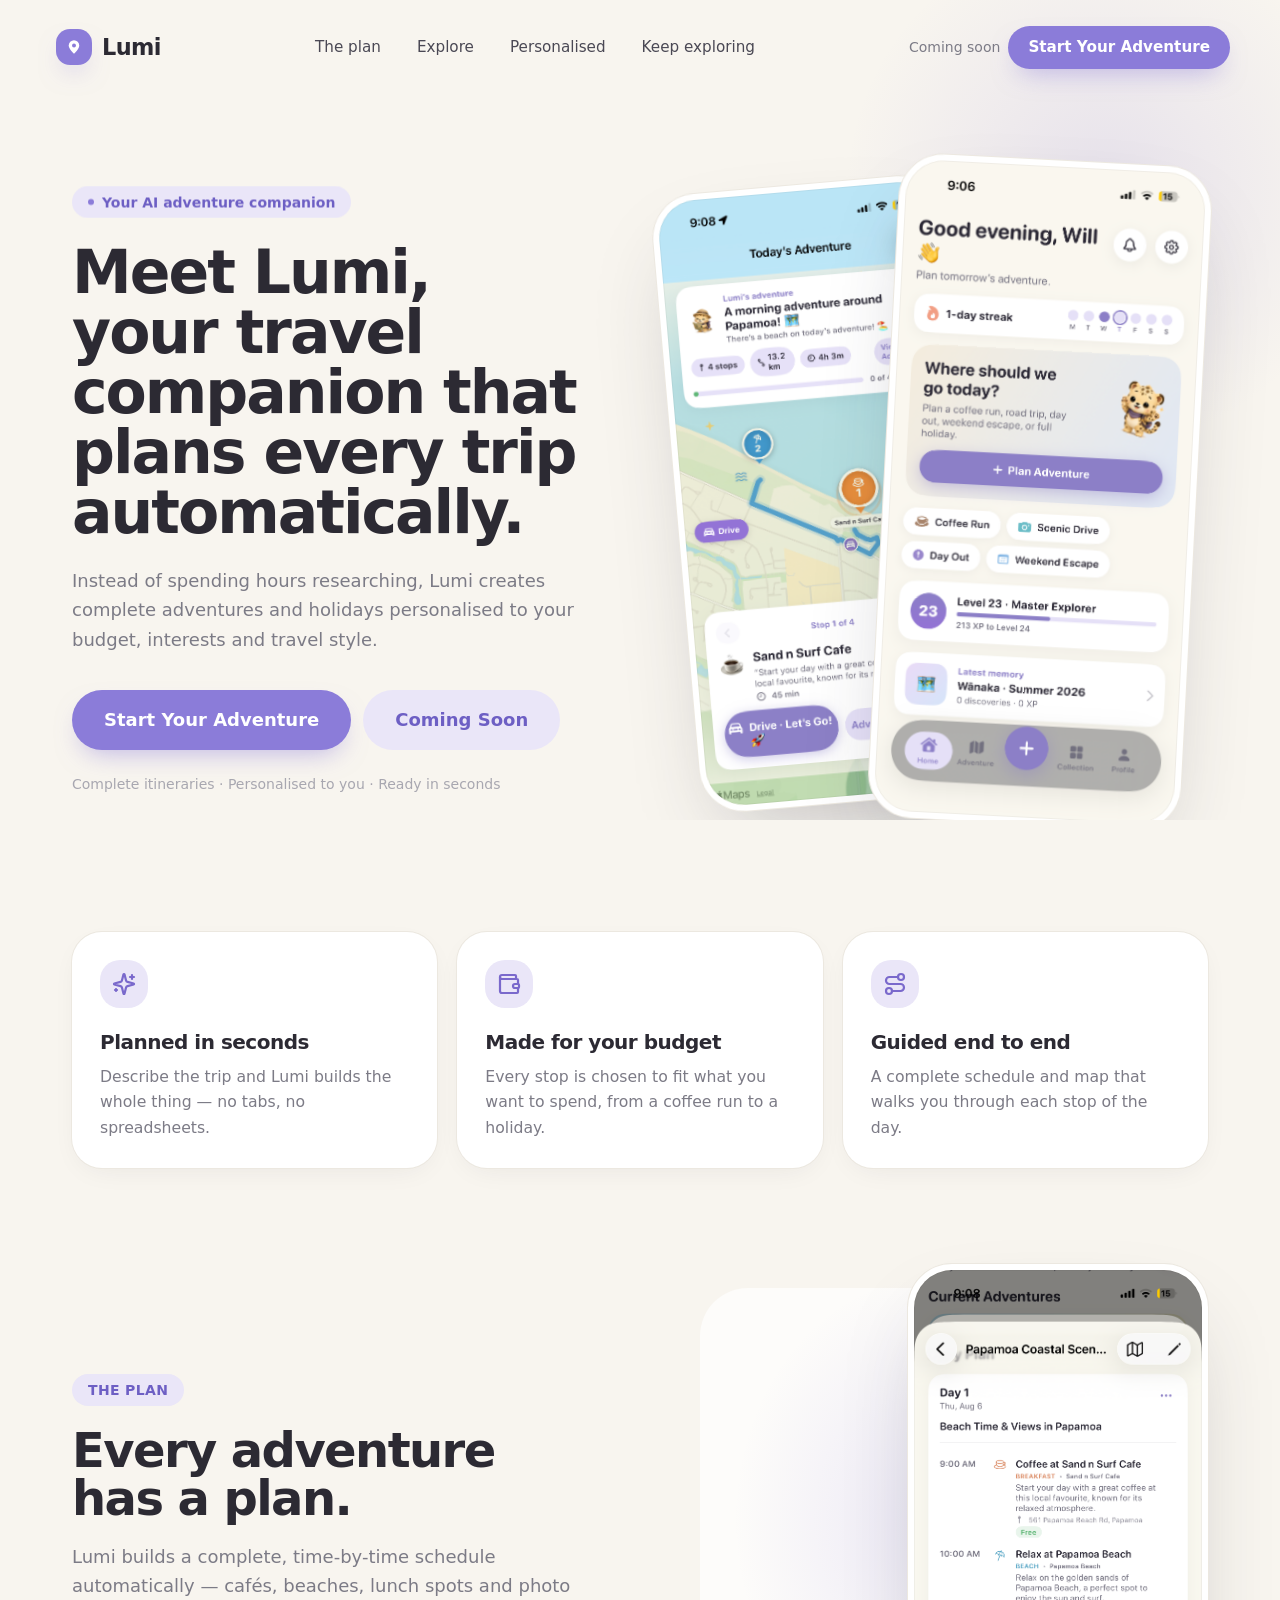
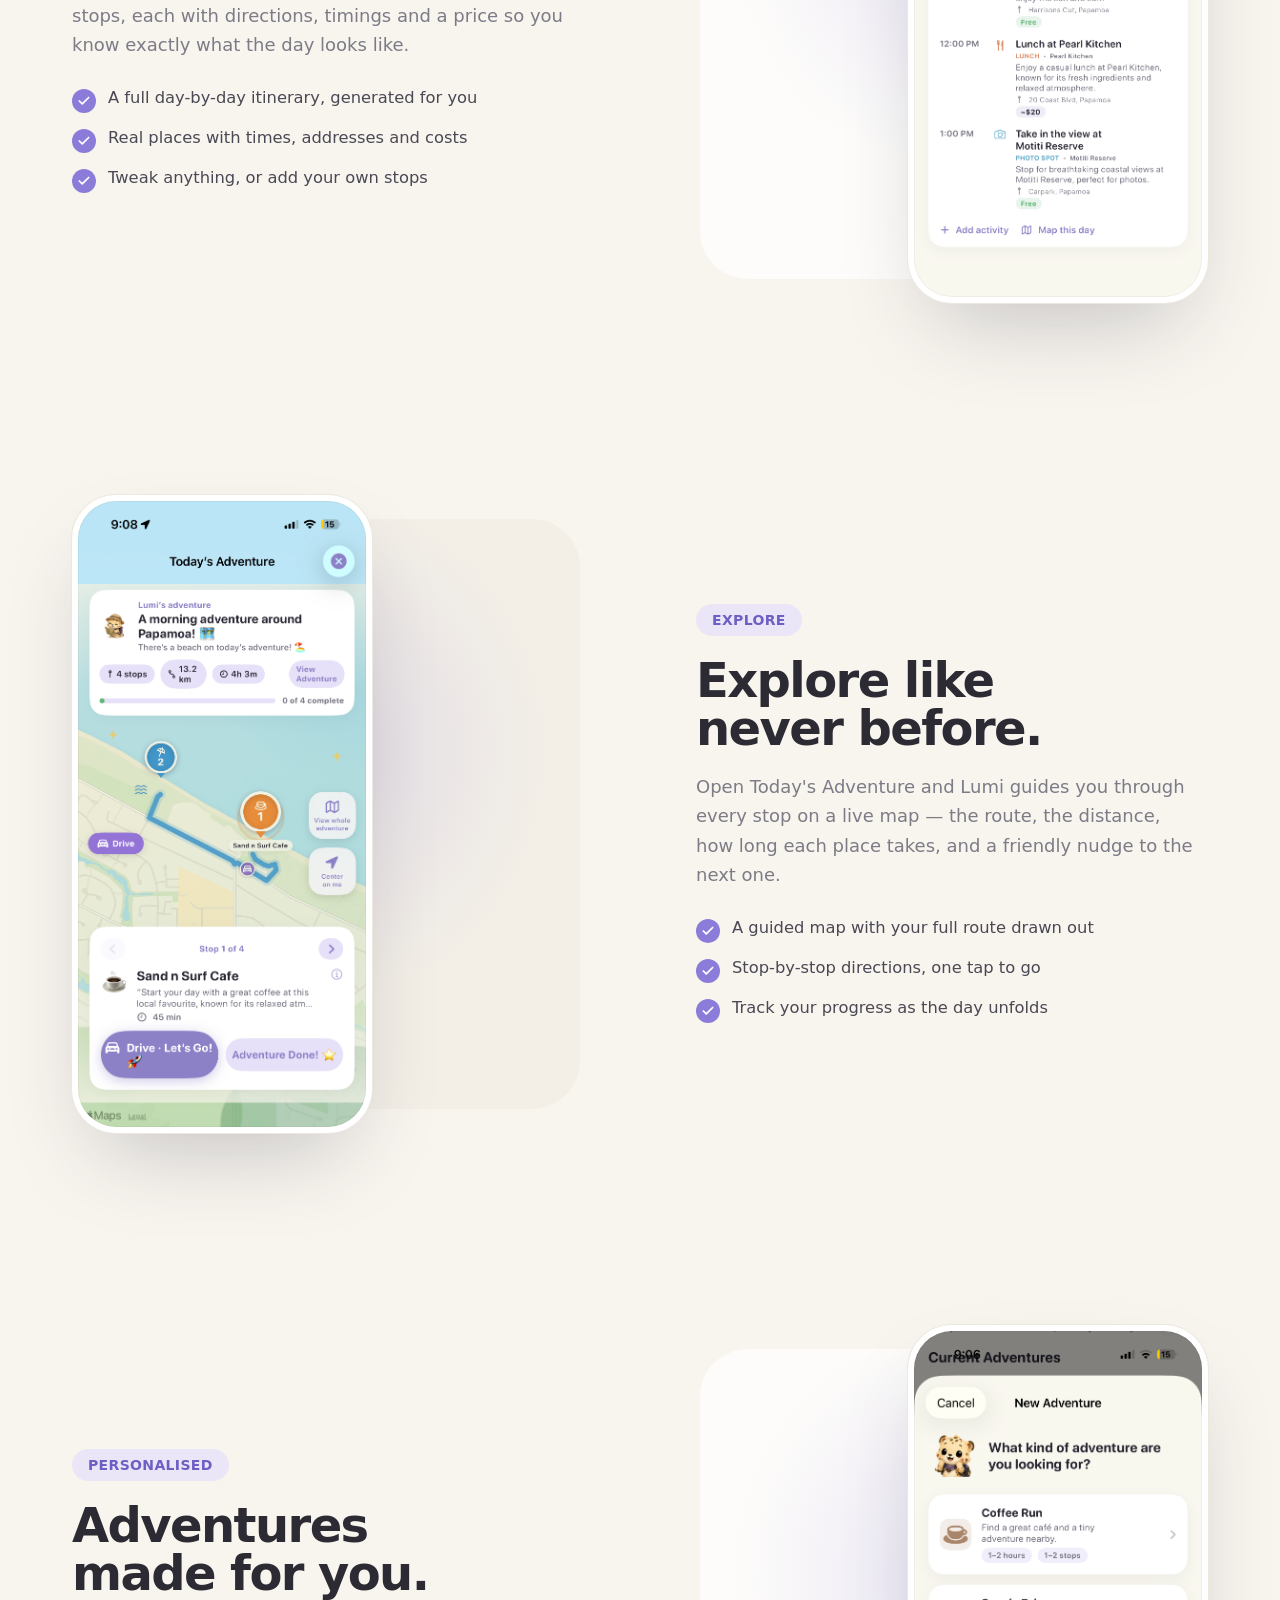
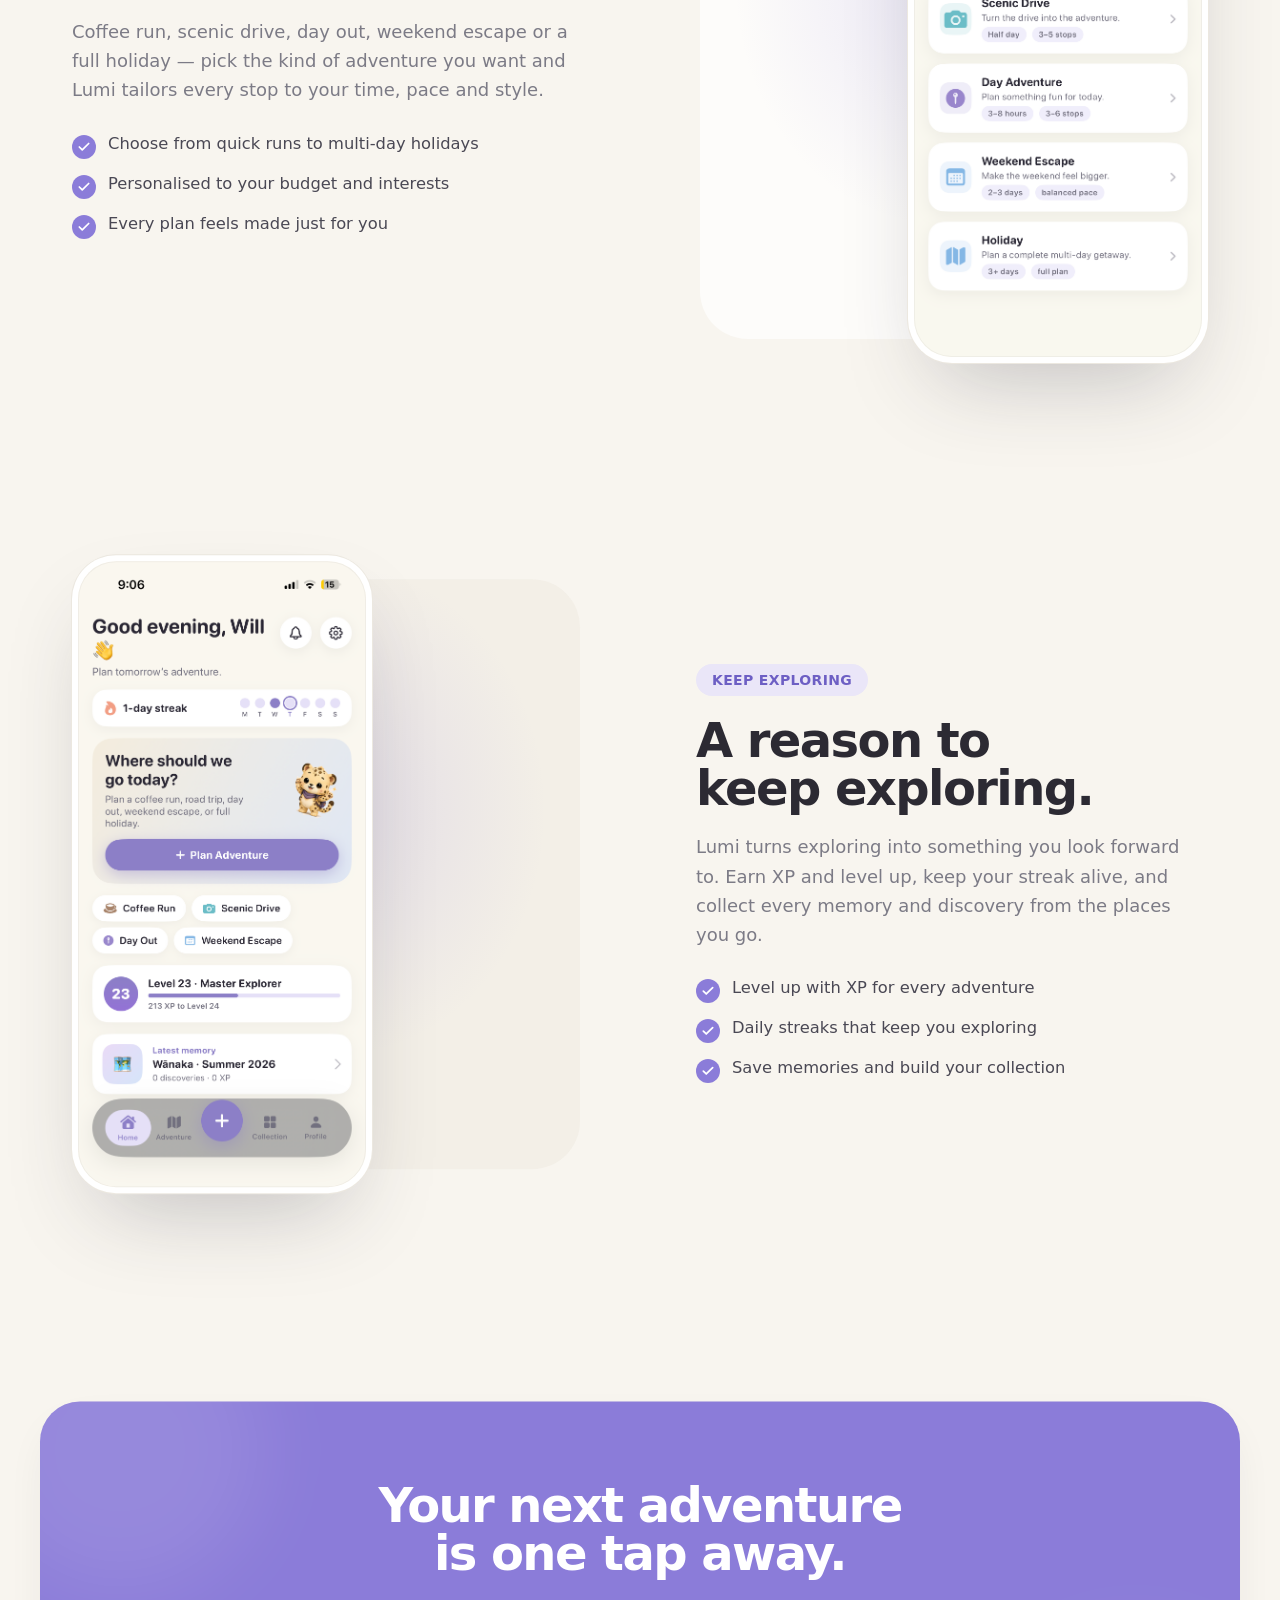
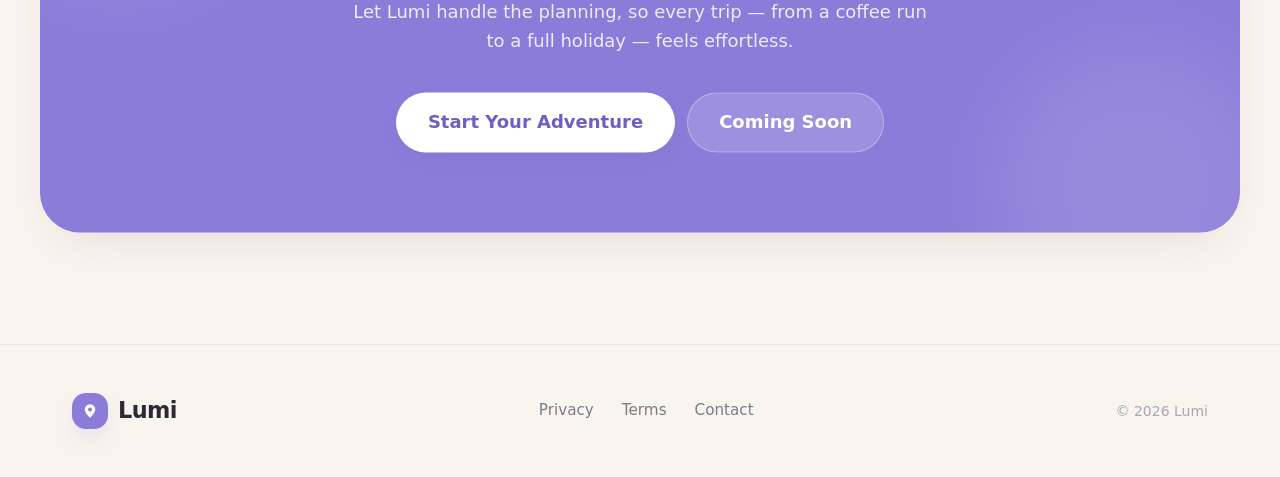
<file: index.html>
<!DOCTYPE html><html lang="en"><head><meta charSet="utf-8"/><meta name="viewport" content="width=device-width, initial-scale=1"/><link rel="preload" as="image" href="/screenshots/home.png"/><link rel="stylesheet" href="/_next/static/css/95c7d144717729e2.css" data-precedence="next"/><link rel="preload" as="script" fetchPriority="low" href="/_next/static/chunks/webpack-c8441f2d519541e3.js"/><script src="/_next/static/chunks/fd9d1056-ac47f7b4a1759b90.js" async=""></script><script src="/_next/static/chunks/117-7751c812976bd8c6.js" async=""></script><script src="/_next/static/chunks/main-app-162eb5ded85fe73d.js" async=""></script><script src="/_next/static/chunks/544-61aefa1759ce53dc.js" async=""></script><script src="/_next/static/chunks/app/page-7f20e9a1b1a39040.js" async=""></script><meta name="theme-color" content="#F8F5EF"/><meta name="color-scheme" content="light"/><title>Lumi — Plan unforgettable adventures with AI</title><meta name="description" content="Instead of spending hours researching, Lumi creates complete adventures and holidays personalised to your budget, interests and travel style."/><meta name="application-name" content="Lumi"/><meta name="author" content="Lumi"/><meta name="keywords" content="AI travel planner,adventure planner,personalised itinerary,holiday planner,day trip planner,Lumi app"/><meta name="robots" content="index, follow"/><link rel="canonical" href="https://lumi.travel/"/><meta property="og:title" content="Lumi — Plan unforgettable adventures with AI"/><meta property="og:description" content="Lumi creates complete adventures personalised to your budget, interests and travel style."/><meta property="og:url" content="https://lumi.travel/"/><meta property="og:site_name" content="Lumi"/><meta property="og:type" content="website"/><meta name="twitter:card" content="summary_large_image"/><meta name="twitter:title" content="Lumi — Plan unforgettable adventures with AI"/><meta name="twitter:description" content="Lumi creates complete adventures personalised to your budget, interests and travel style."/><link rel="icon" href="/favicon.svg" type="image/svg+xml"/><script src="/_next/static/chunks/polyfills-42372ed130431b0a.js" noModule=""></script></head><body class="bg-cream font-sans text-ink antialiased"><script type="application/ld+json">{"@context":"https://schema.org","@type":"MobileApplication","name":"Lumi","applicationCategory":"TravelApplication","operatingSystem":"iOS","description":"AI adventure planner that creates complete, personalised itineraries in seconds.","offers":{"@type":"Offer","price":"0","priceCurrency":"USD"}}</script><header class="fixed inset-x-0 top-0 z-50 flex justify-center px-4 pt-4"><nav class="flex w-full max-w-container items-center justify-between rounded-full py-2.5 pl-4 pr-2.5 transition-all duration-500 bg-transparent ring-1 ring-transparent"><a href="#top" aria-label="Lumi home"><span class="inline-flex items-center gap-2.5"><span class="inline-flex items-center justify-center rounded-[14px] bg-purple-500 shadow-btn h-9 w-9" aria-hidden="true"><svg viewBox="0 0 24 24" fill="none" class="h-1/2 w-1/2"><path d="M12 21s7-6.1 7-11a7 7 0 1 0-14 0c0 4.9 7 11 7 11Z" fill="#fff"></path><circle cx="12" cy="10" r="2.6" fill="#8B7CD9"></circle></svg></span><span class="text-[1.4rem] font-bold tracking-tight-2 text-ink">Lumi</span></span></a><div class="hidden items-center gap-1 md:flex"><a href="#plan" class="rounded-full px-4 py-2 text-[0.95rem] font-medium text-ink-soft transition-colors hover:text-ink">The plan</a><a href="#explore" class="rounded-full px-4 py-2 text-[0.95rem] font-medium text-ink-soft transition-colors hover:text-ink">Explore</a><a href="#personalised" class="rounded-full px-4 py-2 text-[0.95rem] font-medium text-ink-soft transition-colors hover:text-ink">Personalised</a><a href="#keep" class="rounded-full px-4 py-2 text-[0.95rem] font-medium text-ink-soft transition-colors hover:text-ink">Keep exploring</a></div><div class="flex items-center gap-2"><span class="hidden text-sm font-medium text-ink-muted sm:inline">Coming soon</span><a href="#cta" class="rounded-full bg-purple-500 px-5 py-2.5 text-[0.95rem] font-semibold text-white shadow-btn transition-all duration-300 hover:-translate-y-0.5 hover:bg-purple-600">Start Your Adventure</a></div></nav></header><main><section id="top" class="relative overflow-hidden pt-32 sm:pt-36 lg:pt-40"><div class="halo pointer-events-none absolute -right-40 -top-20 h-[42rem] w-[42rem] rounded-full"></div><div class="container-x"><div class="grid items-center gap-12 lg:grid-cols-[1.02fr_0.98fr] lg:gap-6"><div class="max-w-xl text-center lg:text-left"><span class="inline-flex items-center gap-2 rounded-full bg-purple-100 px-4 py-1.5 text-sm font-semibold text-purple-700" style="opacity:0;will-change:opacity,transform;transform:translateY(14px)"><span class="h-1.5 w-1.5 rounded-full bg-purple-500"></span>Your AI adventure companion</span><h1 class="mt-6 text-balance text-[2.7rem] font-bold leading-[1.04] tracking-tight-3 text-ink sm:text-6xl" style="opacity:0;will-change:opacity,transform;transform:translateY(20px)">Meet Lumi, your travel companion that plans every trip automatically.</h1><p class="mx-auto mt-6 max-w-lg text-pretty text-lg leading-relaxed text-ink-muted lg:mx-0" style="opacity:0;will-change:opacity,transform;transform:translateY(20px)">Instead of spending hours researching, Lumi creates complete adventures and holidays personalised to your budget, interests and travel style.</p><div class="mt-9 flex flex-col items-center gap-3 sm:flex-row lg:justify-start" style="opacity:0;will-change:opacity,transform;transform:translateY(20px)"><a href="#cta" class="w-full rounded-full bg-purple-500 px-8 py-4 text-center text-lg font-semibold text-white shadow-btn transition-all duration-300 hover:-translate-y-0.5 hover:bg-purple-600 sm:w-auto">Start Your Adventure</a><span class="w-full rounded-full bg-purple-100 px-8 py-4 text-center text-lg font-semibold text-purple-700 sm:w-auto">Coming Soon</span></div><p class="mt-6 text-sm text-ink-faint" style="opacity:0;will-change:opacity">Complete itineraries · Personalised to you · Ready in seconds</p></div><div class="relative mx-auto h-[520px] w-full max-w-[520px] sm:h-[600px] lg:h-[660px]"><div class="absolute left-0 top-6 z-10 w-[54%] sm:w-[56%]" style="opacity:0;will-change:opacity,transform;transform:translateY(40px) rotate(-8deg)"><div class="relative animate-floaty-slow"><div class="rounded-[44px] bg-white p-[6px] shadow-float ring-1 ring-line"><div class="relative aspect-[1206/2622] overflow-hidden rounded-[38px] bg-cream-deep"><img src="/screenshots/map.png" alt="Lumi Today&#x27;s Adventure map with a guided route and stops" loading="lazy" decoding="async" class="absolute inset-0 h-full w-full object-cover object-top"/><div class="pointer-events-none absolute inset-0 rounded-[38px] ring-1 ring-inset ring-black/[0.04]"></div></div></div></div></div><div class="absolute right-0 top-0 z-20 w-[58%] sm:w-[60%]" style="opacity:0;will-change:opacity,transform;transform:translateY(50px) rotate(6deg)"><div class="relative animate-floaty"><div class="rounded-[44px] bg-white p-[6px] shadow-float ring-1 ring-line"><div class="relative aspect-[1206/2622] overflow-hidden rounded-[38px] bg-cream-deep"><img src="/screenshots/home.png" alt="Lumi home screen showing streak, XP level and latest memory" loading="eager" decoding="async" class="absolute inset-0 h-full w-full object-cover object-top"/><div class="pointer-events-none absolute inset-0 rounded-[38px] ring-1 ring-inset ring-black/[0.04]"></div></div></div></div></div></div></div></div></section><section class="container-x pt-24 sm:pt-28"><div class="grid gap-5 sm:grid-cols-3"><div style="opacity:0;transform:translateY(24px)"><div class="h-full rounded-card bg-white p-7 shadow-soft ring-1 ring-line"><span class="inline-flex h-12 w-12 items-center justify-center rounded-tile bg-purple-100 text-purple-600"><svg xmlns="http://www.w3.org/2000/svg" width="24" height="24" viewBox="0 0 24 24" fill="none" stroke="currentColor" stroke-width="2.2" stroke-linecap="round" stroke-linejoin="round" class="lucide lucide-sparkles h-6 w-6"><path d="M9.937 15.5A2 2 0 0 0 8.5 14.063l-6.135-1.582a.5.5 0 0 1 0-.962L8.5 9.936A2 2 0 0 0 9.937 8.5l1.582-6.135a.5.5 0 0 1 .963 0L14.063 8.5A2 2 0 0 0 15.5 9.937l6.135 1.581a.5.5 0 0 1 0 .964L15.5 14.063a2 2 0 0 0-1.437 1.437l-1.582 6.135a.5.5 0 0 1-.963 0z"></path><path d="M20 3v4"></path><path d="M22 5h-4"></path><path d="M4 17v2"></path><path d="M5 18H3"></path></svg></span><h3 class="mt-5 text-xl font-bold tracking-tight-2 text-ink">Planned in seconds</h3><p class="mt-2 text-[0.98rem] leading-relaxed text-ink-muted">Describe the trip and Lumi builds the whole thing — no tabs, no spreadsheets.</p></div></div><div style="opacity:0;transform:translateY(24px)"><div class="h-full rounded-card bg-white p-7 shadow-soft ring-1 ring-line"><span class="inline-flex h-12 w-12 items-center justify-center rounded-tile bg-purple-100 text-purple-600"><svg xmlns="http://www.w3.org/2000/svg" width="24" height="24" viewBox="0 0 24 24" fill="none" stroke="currentColor" stroke-width="2.2" stroke-linecap="round" stroke-linejoin="round" class="lucide lucide-wallet h-6 w-6"><path d="M19 7V4a1 1 0 0 0-1-1H5a2 2 0 0 0 0 4h15a1 1 0 0 1 1 1v4h-3a2 2 0 0 0 0 4h3a1 1 0 0 0 1-1v-2a1 1 0 0 0-1-1"></path><path d="M3 5v14a2 2 0 0 0 2 2h15a1 1 0 0 0 1-1v-4"></path></svg></span><h3 class="mt-5 text-xl font-bold tracking-tight-2 text-ink">Made for your budget</h3><p class="mt-2 text-[0.98rem] leading-relaxed text-ink-muted">Every stop is chosen to fit what you want to spend, from a coffee run to a holiday.</p></div></div><div style="opacity:0;transform:translateY(24px)"><div class="h-full rounded-card bg-white p-7 shadow-soft ring-1 ring-line"><span class="inline-flex h-12 w-12 items-center justify-center rounded-tile bg-purple-100 text-purple-600"><svg xmlns="http://www.w3.org/2000/svg" width="24" height="24" viewBox="0 0 24 24" fill="none" stroke="currentColor" stroke-width="2.2" stroke-linecap="round" stroke-linejoin="round" class="lucide lucide-route h-6 w-6"><circle cx="6" cy="19" r="3"></circle><path d="M9 19h8.5a3.5 3.5 0 0 0 0-7h-11a3.5 3.5 0 0 1 0-7H15"></path><circle cx="18" cy="5" r="3"></circle></svg></span><h3 class="mt-5 text-xl font-bold tracking-tight-2 text-ink">Guided end to end</h3><p class="mt-2 text-[0.98rem] leading-relaxed text-ink-muted">A complete schedule and map that walks you through each stop of the day.</p></div></div></div></section><section id="plan" class="scroll-mt-24 py-20 sm:py-24"><div class="container-x"><div class="grid items-center gap-12 lg:grid-cols-2 lg:gap-16"><div class="lg:pr-6" style="opacity:0;transform:translateY(24px)"><span class="inline-flex items-center rounded-full bg-purple-100 px-4 py-1.5 text-sm font-semibold uppercase tracking-wide text-purple-700">The plan</span><h2 class="mt-5 text-balance text-4xl font-bold leading-[1.08] tracking-tight-3 text-ink sm:text-5xl">Every adventure has a plan.</h2><p class="mt-5 max-w-lg text-pretty text-lg leading-relaxed text-ink-muted">Lumi builds a complete, time-by-time schedule automatically — cafés, beaches, lunch spots and photo stops, each with directions, timings and a price so you know exactly what the day looks like.</p><ul class="mt-7 space-y-3.5"><li class="flex items-start gap-3"><span class="mt-0.5 inline-flex h-6 w-6 shrink-0 items-center justify-center rounded-full bg-purple-500 text-white"><svg xmlns="http://www.w3.org/2000/svg" width="24" height="24" viewBox="0 0 24 24" fill="none" stroke="currentColor" stroke-width="3" stroke-linecap="round" stroke-linejoin="round" class="lucide lucide-check h-3.5 w-3.5"><path d="M20 6 9 17l-5-5"></path></svg></span><span class="text-[1.02rem] leading-snug text-ink-soft">A full day-by-day itinerary, generated for you</span></li><li class="flex items-start gap-3"><span class="mt-0.5 inline-flex h-6 w-6 shrink-0 items-center justify-center rounded-full bg-purple-500 text-white"><svg xmlns="http://www.w3.org/2000/svg" width="24" height="24" viewBox="0 0 24 24" fill="none" stroke="currentColor" stroke-width="3" stroke-linecap="round" stroke-linejoin="round" class="lucide lucide-check h-3.5 w-3.5"><path d="M20 6 9 17l-5-5"></path></svg></span><span class="text-[1.02rem] leading-snug text-ink-soft">Real places with times, addresses and costs</span></li><li class="flex items-start gap-3"><span class="mt-0.5 inline-flex h-6 w-6 shrink-0 items-center justify-center rounded-full bg-purple-500 text-white"><svg xmlns="http://www.w3.org/2000/svg" width="24" height="24" viewBox="0 0 24 24" fill="none" stroke="currentColor" stroke-width="3" stroke-linecap="round" stroke-linejoin="round" class="lucide lucide-check h-3.5 w-3.5"><path d="M20 6 9 17l-5-5"></path></svg></span><span class="text-[1.02rem] leading-snug text-ink-soft">Tweak anything, or add your own stops</span></li></ul></div><div class="relative flex justify-center lg:justify-end" style="opacity:0;transform:translateY(24px)"><div class="absolute inset-0 -z-10 mx-auto my-6 max-w-[30rem] rounded-[3rem] bg-white/70"></div><div class="halo pointer-events-none absolute inset-0 -z-10"></div><div class="relative animate-floaty-slow w-[248px] sm:w-[300px]"><div class="rounded-[44px] bg-white p-[6px] shadow-float ring-1 ring-line"><div class="relative aspect-[1206/2622] overflow-hidden rounded-[38px] bg-cream-deep"><img src="/screenshots/itinerary.png" alt="Lumi day itinerary for Papamoa with timed activities, locations and prices" loading="lazy" decoding="async" class="absolute inset-0 h-full w-full object-cover object-top"/><div class="pointer-events-none absolute inset-0 rounded-[38px] ring-1 ring-inset ring-black/[0.04]"></div></div></div></div></div></div></div></section><section id="explore" class="scroll-mt-24 py-20 sm:py-24"><div class="container-x"><div class="grid items-center gap-12 lg:grid-cols-2 lg:gap-16 lg:[&amp;&gt;*:first-child]:order-2"><div class="lg:pl-6" style="opacity:0;transform:translateY(24px)"><span class="inline-flex items-center rounded-full bg-purple-100 px-4 py-1.5 text-sm font-semibold uppercase tracking-wide text-purple-700">Explore</span><h2 class="mt-5 text-balance text-4xl font-bold leading-[1.08] tracking-tight-3 text-ink sm:text-5xl">Explore like never before.</h2><p class="mt-5 max-w-lg text-pretty text-lg leading-relaxed text-ink-muted">Open Today&#x27;s Adventure and Lumi guides you through every stop on a live map — the route, the distance, how long each place takes, and a friendly nudge to the next one.</p><ul class="mt-7 space-y-3.5"><li class="flex items-start gap-3"><span class="mt-0.5 inline-flex h-6 w-6 shrink-0 items-center justify-center rounded-full bg-purple-500 text-white"><svg xmlns="http://www.w3.org/2000/svg" width="24" height="24" viewBox="0 0 24 24" fill="none" stroke="currentColor" stroke-width="3" stroke-linecap="round" stroke-linejoin="round" class="lucide lucide-check h-3.5 w-3.5"><path d="M20 6 9 17l-5-5"></path></svg></span><span class="text-[1.02rem] leading-snug text-ink-soft">A guided map with your full route drawn out</span></li><li class="flex items-start gap-3"><span class="mt-0.5 inline-flex h-6 w-6 shrink-0 items-center justify-center rounded-full bg-purple-500 text-white"><svg xmlns="http://www.w3.org/2000/svg" width="24" height="24" viewBox="0 0 24 24" fill="none" stroke="currentColor" stroke-width="3" stroke-linecap="round" stroke-linejoin="round" class="lucide lucide-check h-3.5 w-3.5"><path d="M20 6 9 17l-5-5"></path></svg></span><span class="text-[1.02rem] leading-snug text-ink-soft">Stop-by-stop directions, one tap to go</span></li><li class="flex items-start gap-3"><span class="mt-0.5 inline-flex h-6 w-6 shrink-0 items-center justify-center rounded-full bg-purple-500 text-white"><svg xmlns="http://www.w3.org/2000/svg" width="24" height="24" viewBox="0 0 24 24" fill="none" stroke="currentColor" stroke-width="3" stroke-linecap="round" stroke-linejoin="round" class="lucide lucide-check h-3.5 w-3.5"><path d="M20 6 9 17l-5-5"></path></svg></span><span class="text-[1.02rem] leading-snug text-ink-soft">Track your progress as the day unfolds</span></li></ul></div><div class="relative flex justify-center lg:justify-start" style="opacity:0;transform:translateY(24px)"><div class="absolute inset-0 -z-10 mx-auto my-6 max-w-[30rem] rounded-[3rem] bg-cream-deep/70"></div><div class="halo pointer-events-none absolute inset-0 -z-10"></div><div class="relative animate-floaty-slow w-[248px] sm:w-[300px]"><div class="rounded-[44px] bg-white p-[6px] shadow-float ring-1 ring-line"><div class="relative aspect-[1206/2622] overflow-hidden rounded-[38px] bg-cream-deep"><img src="/screenshots/map.png" alt="Lumi Today&#x27;s Adventure map showing a route between stops with progress" loading="lazy" decoding="async" class="absolute inset-0 h-full w-full object-cover object-top"/><div class="pointer-events-none absolute inset-0 rounded-[38px] ring-1 ring-inset ring-black/[0.04]"></div></div></div></div></div></div></div></section><section id="personalised" class="scroll-mt-24 py-20 sm:py-24"><div class="container-x"><div class="grid items-center gap-12 lg:grid-cols-2 lg:gap-16"><div class="lg:pr-6" style="opacity:0;transform:translateY(24px)"><span class="inline-flex items-center rounded-full bg-purple-100 px-4 py-1.5 text-sm font-semibold uppercase tracking-wide text-purple-700">Personalised</span><h2 class="mt-5 text-balance text-4xl font-bold leading-[1.08] tracking-tight-3 text-ink sm:text-5xl">Adventures made for you.</h2><p class="mt-5 max-w-lg text-pretty text-lg leading-relaxed text-ink-muted">Coffee run, scenic drive, day out, weekend escape or a full holiday — pick the kind of adventure you want and Lumi tailors every stop to your time, pace and style.</p><ul class="mt-7 space-y-3.5"><li class="flex items-start gap-3"><span class="mt-0.5 inline-flex h-6 w-6 shrink-0 items-center justify-center rounded-full bg-purple-500 text-white"><svg xmlns="http://www.w3.org/2000/svg" width="24" height="24" viewBox="0 0 24 24" fill="none" stroke="currentColor" stroke-width="3" stroke-linecap="round" stroke-linejoin="round" class="lucide lucide-check h-3.5 w-3.5"><path d="M20 6 9 17l-5-5"></path></svg></span><span class="text-[1.02rem] leading-snug text-ink-soft">Choose from quick runs to multi-day holidays</span></li><li class="flex items-start gap-3"><span class="mt-0.5 inline-flex h-6 w-6 shrink-0 items-center justify-center rounded-full bg-purple-500 text-white"><svg xmlns="http://www.w3.org/2000/svg" width="24" height="24" viewBox="0 0 24 24" fill="none" stroke="currentColor" stroke-width="3" stroke-linecap="round" stroke-linejoin="round" class="lucide lucide-check h-3.5 w-3.5"><path d="M20 6 9 17l-5-5"></path></svg></span><span class="text-[1.02rem] leading-snug text-ink-soft">Personalised to your budget and interests</span></li><li class="flex items-start gap-3"><span class="mt-0.5 inline-flex h-6 w-6 shrink-0 items-center justify-center rounded-full bg-purple-500 text-white"><svg xmlns="http://www.w3.org/2000/svg" width="24" height="24" viewBox="0 0 24 24" fill="none" stroke="currentColor" stroke-width="3" stroke-linecap="round" stroke-linejoin="round" class="lucide lucide-check h-3.5 w-3.5"><path d="M20 6 9 17l-5-5"></path></svg></span><span class="text-[1.02rem] leading-snug text-ink-soft">Every plan feels made just for you</span></li></ul></div><div class="relative flex justify-center lg:justify-end" style="opacity:0;transform:translateY(24px)"><div class="absolute inset-0 -z-10 mx-auto my-6 max-w-[30rem] rounded-[3rem] bg-white/70"></div><div class="halo pointer-events-none absolute inset-0 -z-10"></div><div class="relative animate-floaty-slow w-[248px] sm:w-[300px]"><div class="rounded-[44px] bg-white p-[6px] shadow-float ring-1 ring-line"><div class="relative aspect-[1206/2622] overflow-hidden rounded-[38px] bg-cream-deep"><img src="/screenshots/adventure-type.png" alt="Lumi adventure type selection with Coffee Run, Scenic Drive, Day Adventure and more" loading="lazy" decoding="async" class="absolute inset-0 h-full w-full object-cover object-top"/><div class="pointer-events-none absolute inset-0 rounded-[38px] ring-1 ring-inset ring-black/[0.04]"></div></div></div></div></div></div></div></section><section id="keep" class="scroll-mt-24 py-20 sm:py-24"><div class="container-x"><div class="grid items-center gap-12 lg:grid-cols-2 lg:gap-16 lg:[&amp;&gt;*:first-child]:order-2"><div class="lg:pl-6" style="opacity:0;transform:translateY(24px)"><span class="inline-flex items-center rounded-full bg-purple-100 px-4 py-1.5 text-sm font-semibold uppercase tracking-wide text-purple-700">Keep exploring</span><h2 class="mt-5 text-balance text-4xl font-bold leading-[1.08] tracking-tight-3 text-ink sm:text-5xl">A reason to keep exploring.</h2><p class="mt-5 max-w-lg text-pretty text-lg leading-relaxed text-ink-muted">Lumi turns exploring into something you look forward to. Earn XP and level up, keep your streak alive, and collect every memory and discovery from the places you go.</p><ul class="mt-7 space-y-3.5"><li class="flex items-start gap-3"><span class="mt-0.5 inline-flex h-6 w-6 shrink-0 items-center justify-center rounded-full bg-purple-500 text-white"><svg xmlns="http://www.w3.org/2000/svg" width="24" height="24" viewBox="0 0 24 24" fill="none" stroke="currentColor" stroke-width="3" stroke-linecap="round" stroke-linejoin="round" class="lucide lucide-check h-3.5 w-3.5"><path d="M20 6 9 17l-5-5"></path></svg></span><span class="text-[1.02rem] leading-snug text-ink-soft">Level up with XP for every adventure</span></li><li class="flex items-start gap-3"><span class="mt-0.5 inline-flex h-6 w-6 shrink-0 items-center justify-center rounded-full bg-purple-500 text-white"><svg xmlns="http://www.w3.org/2000/svg" width="24" height="24" viewBox="0 0 24 24" fill="none" stroke="currentColor" stroke-width="3" stroke-linecap="round" stroke-linejoin="round" class="lucide lucide-check h-3.5 w-3.5"><path d="M20 6 9 17l-5-5"></path></svg></span><span class="text-[1.02rem] leading-snug text-ink-soft">Daily streaks that keep you exploring</span></li><li class="flex items-start gap-3"><span class="mt-0.5 inline-flex h-6 w-6 shrink-0 items-center justify-center rounded-full bg-purple-500 text-white"><svg xmlns="http://www.w3.org/2000/svg" width="24" height="24" viewBox="0 0 24 24" fill="none" stroke="currentColor" stroke-width="3" stroke-linecap="round" stroke-linejoin="round" class="lucide lucide-check h-3.5 w-3.5"><path d="M20 6 9 17l-5-5"></path></svg></span><span class="text-[1.02rem] leading-snug text-ink-soft">Save memories and build your collection</span></li></ul></div><div class="relative flex justify-center lg:justify-start" style="opacity:0;transform:translateY(24px)"><div class="absolute inset-0 -z-10 mx-auto my-6 max-w-[30rem] rounded-[3rem] bg-cream-deep/70"></div><div class="halo pointer-events-none absolute inset-0 -z-10"></div><div class="relative animate-floaty-slow w-[248px] sm:w-[300px]"><div class="rounded-[44px] bg-white p-[6px] shadow-float ring-1 ring-line"><div class="relative aspect-[1206/2622] overflow-hidden rounded-[38px] bg-cream-deep"><img src="/screenshots/home.png" alt="Lumi home screen with streak, XP level, and latest memory" loading="lazy" decoding="async" class="absolute inset-0 h-full w-full object-cover object-top"/><div class="pointer-events-none absolute inset-0 rounded-[38px] ring-1 ring-inset ring-black/[0.04]"></div></div></div></div></div></div></div></section><section id="cta" class="scroll-mt-24 px-4 py-20 sm:py-28"><div class="mx-auto w-full max-w-container" style="opacity:0;transform:translateY(24px)"><div class="relative overflow-hidden rounded-[2.5rem] bg-purple-500 px-6 py-16 text-center shadow-card sm:px-16 sm:py-20"><div class="pointer-events-none absolute -left-16 -top-24 h-72 w-72 rounded-full bg-white/10 blur-2xl"></div><div class="pointer-events-none absolute -bottom-24 -right-10 h-72 w-72 rounded-full bg-white/10 blur-2xl"></div><div class="relative"><h2 class="mx-auto max-w-2xl text-balance text-4xl font-bold leading-[1.08] tracking-tight-3 text-white sm:text-5xl">Your next adventure is one tap away.</h2><p class="mx-auto mt-5 max-w-xl text-lg leading-relaxed text-white/85">Let Lumi handle the planning, so every trip — from a coffee run to a full holiday — feels effortless.</p><div class="mt-9 flex flex-col items-center justify-center gap-3 sm:flex-row"><a href="#top" class="w-full rounded-full bg-white px-8 py-4 text-lg font-semibold text-purple-700 shadow-soft transition-all duration-300 hover:-translate-y-0.5 sm:w-auto">Start Your Adventure</a><span class="w-full rounded-full bg-white/15 px-8 py-4 text-lg font-semibold text-white ring-1 ring-inset ring-white/30 sm:w-auto">Coming Soon</span></div></div></div></div></section></main><footer class="border-t border-line"><div class="container-x flex flex-col items-center gap-6 py-12 sm:flex-row sm:justify-between"><span class="inline-flex items-center gap-2.5"><span class="inline-flex items-center justify-center rounded-[14px] bg-purple-500 shadow-btn h-9 w-9" aria-hidden="true"><svg viewBox="0 0 24 24" fill="none" class="h-1/2 w-1/2"><path d="M12 21s7-6.1 7-11a7 7 0 1 0-14 0c0 4.9 7 11 7 11Z" fill="#fff"></path><circle cx="12" cy="10" r="2.6" fill="#8B7CD9"></circle></svg></span><span class="text-[1.4rem] font-bold tracking-tight-2 text-ink">Lumi</span></span><nav class="flex items-center gap-7"><a href="#" class="text-[0.95rem] font-medium text-ink-muted transition-colors hover:text-ink">Privacy</a><a href="#" class="text-[0.95rem] font-medium text-ink-muted transition-colors hover:text-ink">Terms</a><a href="mailto:hello@lumi.travel" class="text-[0.95rem] font-medium text-ink-muted transition-colors hover:text-ink">Contact</a></nav><p class="text-sm text-ink-faint">© <!-- -->2026<!-- --> Lumi</p></div></footer><script src="/_next/static/chunks/webpack-c8441f2d519541e3.js" async=""></script><script>(self.__next_f=self.__next_f||[]).push([0]);self.__next_f.push([2,null])</script><script>self.__next_f.push([1,"1:HL[\"/_next/static/css/95c7d144717729e2.css\",\"style\"]\n"])</script><script>self.__next_f.push([1,"2:I[2846,[],\"\"]\n4:I[1656,[\"544\",\"static/chunks/544-61aefa1759ce53dc.js\",\"931\",\"static/chunks/app/page-7f20e9a1b1a39040.js\"],\"Nav\"]\n5:I[8980,[\"544\",\"static/chunks/544-61aefa1759ce53dc.js\",\"931\",\"static/chunks/app/page-7f20e9a1b1a39040.js\"],\"Hero\"]\n6:I[24,[\"544\",\"static/chunks/544-61aefa1759ce53dc.js\",\"931\",\"static/chunks/app/page-7f20e9a1b1a39040.js\"],\"RevealGroup\"]\n7:I[24,[\"544\",\"static/chunks/544-61aefa1759ce53dc.js\",\"931\",\"static/chunks/app/page-7f20e9a1b1a39040.js\"],\"RevealItem\"]\n8:I[24,[\"544\",\"static/chunks/544-61aefa1759ce53dc.js\",\"931\",\"static/chunks/app/page-7f20e9a1b1a39040.js\"],\"Reveal\"]\n9:I[4707,[],\"\"]\na:I[6423,[],\"\"]\nc:I[1060,[],\"\"]\nd:[]\n"])</script><script>self.__next_f.push([1,"0:[\"$\",\"$L2\",null,{\"buildId\":\"ZiWkie6vy1uYxxyoOZFke\",\"assetPrefix\":\"\",\"urlParts\":[\"\",\"\"],\"initialTree\":[\"\",{\"children\":[\"__PAGE__\",{}]},\"$undefined\",\"$undefined\",true],\"initialSeedData\":[\"\",{\"children\":[\"__PAGE__\",{},[[\"$L3\",[[\"$\",\"$L4\",null,{}],[\"$\",\"main\",null,{\"children\":[[\"$\",\"$L5\",null,{}],[\"$\",\"section\",null,{\"className\":\"container-x pt-24 sm:pt-28\",\"children\":[\"$\",\"$L6\",null,{\"className\":\"grid gap-5 sm:grid-cols-3\",\"children\":[[\"$\",\"$L7\",\"Planned in seconds\",{\"children\":[\"$\",\"div\",null,{\"className\":\"h-full rounded-card bg-white p-7 shadow-soft ring-1 ring-line\",\"children\":[[\"$\",\"span\",null,{\"className\":\"inline-flex h-12 w-12 items-center justify-center rounded-tile bg-purple-100 text-purple-600\",\"children\":[\"$\",\"svg\",null,{\"xmlns\":\"http://www.w3.org/2000/svg\",\"width\":24,\"height\":24,\"viewBox\":\"0 0 24 24\",\"fill\":\"none\",\"stroke\":\"currentColor\",\"strokeWidth\":2.2,\"strokeLinecap\":\"round\",\"strokeLinejoin\":\"round\",\"className\":\"lucide lucide-sparkles h-6 w-6\",\"children\":[[\"$\",\"path\",\"4pj2yx\",{\"d\":\"M9.937 15.5A2 2 0 0 0 8.5 14.063l-6.135-1.582a.5.5 0 0 1 0-.962L8.5 9.936A2 2 0 0 0 9.937 8.5l1.582-6.135a.5.5 0 0 1 .963 0L14.063 8.5A2 2 0 0 0 15.5 9.937l6.135 1.581a.5.5 0 0 1 0 .964L15.5 14.063a2 2 0 0 0-1.437 1.437l-1.582 6.135a.5.5 0 0 1-.963 0z\"}],[\"$\",\"path\",\"1olli1\",{\"d\":\"M20 3v4\"}],[\"$\",\"path\",\"1gvqau\",{\"d\":\"M22 5h-4\"}],[\"$\",\"path\",\"vumght\",{\"d\":\"M4 17v2\"}],[\"$\",\"path\",\"zchphs\",{\"d\":\"M5 18H3\"}],\"$undefined\"]}]}],[\"$\",\"h3\",null,{\"className\":\"mt-5 text-xl font-bold tracking-tight-2 text-ink\",\"children\":\"Planned in seconds\"}],[\"$\",\"p\",null,{\"className\":\"mt-2 text-[0.98rem] leading-relaxed text-ink-muted\",\"children\":\"Describe the trip and Lumi builds the whole thing — no tabs, no spreadsheets.\"}]]}]}],[\"$\",\"$L7\",\"Made for your budget\",{\"children\":[\"$\",\"div\",null,{\"className\":\"h-full rounded-card bg-white p-7 shadow-soft ring-1 ring-line\",\"children\":[[\"$\",\"span\",null,{\"className\":\"inline-flex h-12 w-12 items-center justify-center rounded-tile bg-purple-100 text-purple-600\",\"children\":[\"$\",\"svg\",null,{\"xmlns\":\"http://www.w3.org/2000/svg\",\"width\":24,\"height\":24,\"viewBox\":\"0 0 24 24\",\"fill\":\"none\",\"stroke\":\"currentColor\",\"strokeWidth\":2.2,\"strokeLinecap\":\"round\",\"strokeLinejoin\":\"round\",\"className\":\"lucide lucide-wallet h-6 w-6\",\"children\":[[\"$\",\"path\",\"18etb6\",{\"d\":\"M19 7V4a1 1 0 0 0-1-1H5a2 2 0 0 0 0 4h15a1 1 0 0 1 1 1v4h-3a2 2 0 0 0 0 4h3a1 1 0 0 0 1-1v-2a1 1 0 0 0-1-1\"}],[\"$\",\"path\",\"xoc0q4\",{\"d\":\"M3 5v14a2 2 0 0 0 2 2h15a1 1 0 0 0 1-1v-4\"}],\"$undefined\"]}]}],[\"$\",\"h3\",null,{\"className\":\"mt-5 text-xl font-bold tracking-tight-2 text-ink\",\"children\":\"Made for your budget\"}],[\"$\",\"p\",null,{\"className\":\"mt-2 text-[0.98rem] leading-relaxed text-ink-muted\",\"children\":\"Every stop is chosen to fit what you want to spend, from a coffee run to a holiday.\"}]]}]}],[\"$\",\"$L7\",\"Guided end to end\",{\"children\":[\"$\",\"div\",null,{\"className\":\"h-full rounded-card bg-white p-7 shadow-soft ring-1 ring-line\",\"children\":[[\"$\",\"span\",null,{\"className\":\"inline-flex h-12 w-12 items-center justify-center rounded-tile bg-purple-100 text-purple-600\",\"children\":[\"$\",\"svg\",null,{\"xmlns\":\"http://www.w3.org/2000/svg\",\"width\":24,\"height\":24,\"viewBox\":\"0 0 24 24\",\"fill\":\"none\",\"stroke\":\"currentColor\",\"strokeWidth\":2.2,\"strokeLinecap\":\"round\",\"strokeLinejoin\":\"round\",\"className\":\"lucide lucide-route h-6 w-6\",\"children\":[[\"$\",\"circle\",\"1kj8tv\",{\"cx\":\"6\",\"cy\":\"19\",\"r\":\"3\"}],[\"$\",\"path\",\"1d8sl\",{\"d\":\"M9 19h8.5a3.5 3.5 0 0 0 0-7h-11a3.5 3.5 0 0 1 0-7H15\"}],[\"$\",\"circle\",\"gq8acd\",{\"cx\":\"18\",\"cy\":\"5\",\"r\":\"3\"}],\"$undefined\"]}]}],[\"$\",\"h3\",null,{\"className\":\"mt-5 text-xl font-bold tracking-tight-2 text-ink\",\"children\":\"Guided end to end\"}],[\"$\",\"p\",null,{\"className\":\"mt-2 text-[0.98rem] leading-relaxed text-ink-muted\",\"children\":\"A complete schedule and map that walks you through each stop of the day.\"}]]}]}]]}]}],[\"$\",\"section\",null,{\"id\":\"plan\",\"className\":\"scroll-mt-24 py-20 sm:py-24\",\"children\":[\"$\",\"div\",null,{\"className\":\"container-x\",\"children\":[\"$\",\"div\",null,{\"className\":\"grid items-center gap-12 lg:grid-cols-2 lg:gap-16\",\"children\":[[\"$\",\"$L8\",null,{\"className\":\"lg:pr-6\",\"children\":[[\"$\",\"span\",null,{\"className\":\"inline-flex items-center rounded-full bg-purple-100 px-4 py-1.5 text-sm font-semibold uppercase tracking-wide text-purple-700\",\"children\":\"The plan\"}],[\"$\",\"h2\",null,{\"className\":\"mt-5 text-balance text-4xl font-bold leading-[1.08] tracking-tight-3 text-ink sm:text-5xl\",\"children\":\"Every adventure has a plan.\"}],[\"$\",\"p\",null,{\"className\":\"mt-5 max-w-lg text-pretty text-lg leading-relaxed text-ink-muted\",\"children\":\"Lumi builds a complete, time-by-time schedule automatically — cafés, beaches, lunch spots and photo stops, each with directions, timings and a price so you know exactly what the day looks like.\"}],[\"$\",\"ul\",null,{\"className\":\"mt-7 space-y-3.5\",\"children\":[[\"$\",\"li\",\"A full day-by-day itinerary, generated for you\",{\"className\":\"flex items-start gap-3\",\"children\":[[\"$\",\"span\",null,{\"className\":\"mt-0.5 inline-flex h-6 w-6 shrink-0 items-center justify-center rounded-full bg-purple-500 text-white\",\"children\":[\"$\",\"svg\",null,{\"xmlns\":\"http://www.w3.org/2000/svg\",\"width\":24,\"height\":24,\"viewBox\":\"0 0 24 24\",\"fill\":\"none\",\"stroke\":\"currentColor\",\"strokeWidth\":3,\"strokeLinecap\":\"round\",\"strokeLinejoin\":\"round\",\"className\":\"lucide lucide-check h-3.5 w-3.5\",\"children\":[[\"$\",\"path\",\"1gmf2c\",{\"d\":\"M20 6 9 17l-5-5\"}],\"$undefined\"]}]}],[\"$\",\"span\",null,{\"className\":\"text-[1.02rem] leading-snug text-ink-soft\",\"children\":\"A full day-by-day itinerary, generated for you\"}]]}],[\"$\",\"li\",\"Real places with times, addresses and costs\",{\"className\":\"flex items-start gap-3\",\"children\":[[\"$\",\"span\",null,{\"className\":\"mt-0.5 inline-flex h-6 w-6 shrink-0 items-center justify-center rounded-full bg-purple-500 text-white\",\"children\":[\"$\",\"svg\",null,{\"xmlns\":\"http://www.w3.org/2000/svg\",\"width\":24,\"height\":24,\"viewBox\":\"0 0 24 24\",\"fill\":\"none\",\"stroke\":\"currentColor\",\"strokeWidth\":3,\"strokeLinecap\":\"round\",\"strokeLinejoin\":\"round\",\"className\":\"lucide lucide-check h-3.5 w-3.5\",\"children\":[[\"$\",\"path\",\"1gmf2c\",{\"d\":\"M20 6 9 17l-5-5\"}],\"$undefined\"]}]}],[\"$\",\"span\",null,{\"className\":\"text-[1.02rem] leading-snug text-ink-soft\",\"children\":\"Real places with times, addresses and costs\"}]]}],[\"$\",\"li\",\"Tweak anything, or add your own stops\",{\"className\":\"flex items-start gap-3\",\"children\":[[\"$\",\"span\",null,{\"className\":\"mt-0.5 inline-flex h-6 w-6 shrink-0 items-center justify-center rounded-full bg-purple-500 text-white\",\"children\":[\"$\",\"svg\",null,{\"xmlns\":\"http://www.w3.org/2000/svg\",\"width\":24,\"height\":24,\"viewBox\":\"0 0 24 24\",\"fill\":\"none\",\"stroke\":\"currentColor\",\"strokeWidth\":3,\"strokeLinecap\":\"round\",\"strokeLinejoin\":\"round\",\"className\":\"lucide lucide-check h-3.5 w-3.5\",\"children\":[[\"$\",\"path\",\"1gmf2c\",{\"d\":\"M20 6 9 17l-5-5\"}],\"$undefined\"]}]}],[\"$\",\"span\",null,{\"className\":\"text-[1.02rem] leading-snug text-ink-soft\",\"children\":\"Tweak anything, or add your own stops\"}]]}]]}]]}],[\"$\",\"$L8\",null,{\"delay\":0.08,\"className\":\"relative flex justify-center lg:justify-end\",\"children\":[[\"$\",\"div\",null,{\"className\":\"absolute inset-0 -z-10 mx-auto my-6 max-w-[30rem] rounded-[3rem] bg-white/70\"}],[\"$\",\"div\",null,{\"className\":\"halo pointer-events-none absolute inset-0 -z-10\"}],[\"$\",\"div\",null,{\"className\":\"relative animate-floaty-slow w-[248px] sm:w-[300px]\",\"children\":[\"$\",\"div\",null,{\"className\":\"rounded-[44px] bg-white p-[6px] shadow-float ring-1 ring-line\",\"children\":[\"$\",\"div\",null,{\"className\":\"relative aspect-[1206/2622] overflow-hidden rounded-[38px] bg-cream-deep\",\"children\":[[\"$\",\"img\",null,{\"src\":\"/screenshots/itinerary.png\",\"alt\":\"Lumi day itinerary for Papamoa with timed activities, locations and prices\",\"loading\":\"lazy\",\"decoding\":\"async\",\"className\":\"absolute inset-0 h-full w-full object-cover object-top\"}],[\"$\",\"div\",null,{\"className\":\"pointer-events-none absolute inset-0 rounded-[38px] ring-1 ring-inset ring-black/[0.04]\"}]]}]}]}]]}]]}]}]}],[\"$\",\"section\",null,{\"id\":\"explore\",\"className\":\"scroll-mt-24 py-20 sm:py-24\",\"children\":[\"$\",\"div\",null,{\"className\":\"container-x\",\"children\":[\"$\",\"div\",null,{\"className\":\"grid items-center gap-12 lg:grid-cols-2 lg:gap-16 lg:[\u0026\u003e*:first-child]:order-2\",\"children\":[[\"$\",\"$L8\",null,{\"className\":\"lg:pl-6\",\"children\":[[\"$\",\"span\",null,{\"className\":\"inline-flex items-center rounded-full bg-purple-100 px-4 py-1.5 text-sm font-semibold uppercase tracking-wide text-purple-700\",\"children\":\"Explore\"}],[\"$\",\"h2\",null,{\"className\":\"mt-5 text-balance text-4xl font-bold leading-[1.08] tracking-tight-3 text-ink sm:text-5xl\",\"children\":\"Explore like never before.\"}],[\"$\",\"p\",null,{\"className\":\"mt-5 max-w-lg text-pretty text-lg leading-relaxed text-ink-muted\",\"children\":\"Open Today's Adventure and Lumi guides you through every stop on a live map — the route, the distance, how long each place takes, and a friendly nudge to the next one.\"}],[\"$\",\"ul\",null,{\"className\":\"mt-7 space-y-3.5\",\"children\":[[\"$\",\"li\",\"A guided map with your full route drawn out\",{\"className\":\"flex items-start gap-3\",\"children\":[[\"$\",\"span\",null,{\"className\":\"mt-0.5 inline-flex h-6 w-6 shrink-0 items-center justify-center rounded-full bg-purple-500 text-white\",\"children\":[\"$\",\"svg\",null,{\"xmlns\":\"http://www.w3.org/2000/svg\",\"width\":24,\"height\":24,\"viewBox\":\"0 0 24 24\",\"fill\":\"none\",\"stroke\":\"currentColor\",\"strokeWidth\":3,\"strokeLinecap\":\"round\",\"strokeLinejoin\":\"round\",\"className\":\"lucide lucide-check h-3.5 w-3.5\",\"children\":[[\"$\",\"path\",\"1gmf2c\",{\"d\":\"M20 6 9 17l-5-5\"}],\"$undefined\"]}]}],[\"$\",\"span\",null,{\"className\":\"text-[1.02rem] leading-snug text-ink-soft\",\"children\":\"A guided map with your full route drawn out\"}]]}],[\"$\",\"li\",\"Stop-by-stop directions, one tap to go\",{\"className\":\"flex items-start gap-3\",\"children\":[[\"$\",\"span\",null,{\"className\":\"mt-0.5 inline-flex h-6 w-6 shrink-0 items-center justify-center rounded-full bg-purple-500 text-white\",\"children\":[\"$\",\"svg\",null,{\"xmlns\":\"http://www.w3.org/2000/svg\",\"width\":24,\"height\":24,\"viewBox\":\"0 0 24 24\",\"fill\":\"none\",\"stroke\":\"currentColor\",\"strokeWidth\":3,\"strokeLinecap\":\"round\",\"strokeLinejoin\":\"round\",\"className\":\"lucide lucide-check h-3.5 w-3.5\",\"children\":[[\"$\",\"path\",\"1gmf2c\",{\"d\":\"M20 6 9 17l-5-5\"}],\"$undefined\"]}]}],[\"$\",\"span\",null,{\"className\":\"text-[1.02rem] leading-snug text-ink-soft\",\"children\":\"Stop-by-stop directions, one tap to go\"}]]}],[\"$\",\"li\",\"Track your progress as the day unfolds\",{\"className\":\"flex items-start gap-3\",\"children\":[[\"$\",\"span\",null,{\"className\":\"mt-0.5 inline-flex h-6 w-6 shrink-0 items-center justify-center rounded-full bg-purple-500 text-white\",\"children\":[\"$\",\"svg\",null,{\"xmlns\":\"http://www.w3.org/2000/svg\",\"width\":24,\"height\":24,\"viewBox\":\"0 0 24 24\",\"fill\":\"none\",\"stroke\":\"currentColor\",\"strokeWidth\":3,\"strokeLinecap\":\"round\",\"strokeLinejoin\":\"round\",\"className\":\"lucide lucide-check h-3.5 w-3.5\",\"children\":[[\"$\",\"path\",\"1gmf2c\",{\"d\":\"M20 6 9 17l-5-5\"}],\"$undefined\"]}]}],[\"$\",\"span\",null,{\"className\":\"text-[1.02rem] leading-snug text-ink-soft\",\"children\":\"Track your progress as the day unfolds\"}]]}]]}]]}],[\"$\",\"$L8\",null,{\"delay\":0.08,\"className\":\"relative flex justify-center lg:justify-start\",\"children\":[[\"$\",\"div\",null,{\"className\":\"absolute inset-0 -z-10 mx-auto my-6 max-w-[30rem] rounded-[3rem] bg-cream-deep/70\"}],[\"$\",\"div\",null,{\"className\":\"halo pointer-events-none absolute inset-0 -z-10\"}],[\"$\",\"div\",null,{\"className\":\"relative animate-floaty-slow w-[248px] sm:w-[300px]\",\"children\":[\"$\",\"div\",null,{\"className\":\"rounded-[44px] bg-white p-[6px] shadow-float ring-1 ring-line\",\"children\":[\"$\",\"div\",null,{\"className\":\"relative aspect-[1206/2622] overflow-hidden rounded-[38px] bg-cream-deep\",\"children\":[[\"$\",\"img\",null,{\"src\":\"/screenshots/map.png\",\"alt\":\"Lumi Today's Adventure map showing a route between stops with progress\",\"loading\":\"lazy\",\"decoding\":\"async\",\"className\":\"absolute inset-0 h-full w-full object-cover object-top\"}],[\"$\",\"div\",null,{\"className\":\"pointer-events-none absolute inset-0 rounded-[38px] ring-1 ring-inset ring-black/[0.04]\"}]]}]}]}]]}]]}]}]}],[\"$\",\"section\",null,{\"id\":\"personalised\",\"className\":\"scroll-mt-24 py-20 sm:py-24\",\"children\":[\"$\",\"div\",null,{\"className\":\"container-x\",\"children\":[\"$\",\"div\",null,{\"className\":\"grid items-center gap-12 lg:grid-cols-2 lg:gap-16\",\"children\":[[\"$\",\"$L8\",null,{\"className\":\"lg:pr-6\",\"children\":[[\"$\",\"span\",null,{\"className\":\"inline-flex items-center rounded-full bg-purple-100 px-4 py-1.5 text-sm font-semibold uppercase tracking-wide text-purple-700\",\"children\":\"Personalised\"}],[\"$\",\"h2\",null,{\"className\":\"mt-5 text-balance text-4xl font-bold leading-[1.08] tracking-tight-3 text-ink sm:text-5xl\",\"children\":\"Adventures made for you.\"}],[\"$\",\"p\",null,{\"className\":\"mt-5 max-w-lg text-pretty text-lg leading-relaxed text-ink-muted\",\"children\":\"Coffee run, scenic drive, day out, weekend escape or a full holiday — pick the kind of adventure you want and Lumi tailors every stop to your time, pace and style.\"}],[\"$\",\"ul\",null,{\"className\":\"mt-7 space-y-3.5\",\"children\":[[\"$\",\"li\",\"Choose from quick runs to multi-day holidays\",{\"className\":\"flex items-start gap-3\",\"children\":[[\"$\",\"span\",null,{\"className\":\"mt-0.5 inline-flex h-6 w-6 shrink-0 items-center justify-center rounded-full bg-purple-500 text-white\",\"children\":[\"$\",\"svg\",null,{\"xmlns\":\"http://www.w3.org/2000/svg\",\"width\":24,\"height\":24,\"viewBox\":\"0 0 24 24\",\"fill\":\"none\",\"stroke\":\"currentColor\",\"strokeWidth\":3,\"strokeLinecap\":\"round\",\"strokeLinejoin\":\"round\",\"className\":\"lucide lucide-check h-3.5 w-3.5\",\"children\":[[\"$\",\"path\",\"1gmf2c\",{\"d\":\"M20 6 9 17l-5-5\"}],\"$undefined\"]}]}],[\"$\",\"span\",null,{\"className\":\"text-[1.02rem] leading-snug text-ink-soft\",\"children\":\"Choose from quick runs to multi-day holidays\"}]]}],[\"$\",\"li\",\"Personalised to your budget and interests\",{\"className\":\"flex items-start gap-3\",\"children\":[[\"$\",\"span\",null,{\"className\":\"mt-0.5 inline-flex h-6 w-6 shrink-0 items-center justify-center rounded-full bg-purple-500 text-white\",\"children\":[\"$\",\"svg\",null,{\"xmlns\":\"http://www.w3.org/2000/svg\",\"width\":24,\"height\":24,\"viewBox\":\"0 0 24 24\",\"fill\":\"none\",\"stroke\":\"currentColor\",\"strokeWidth\":3,\"strokeLinecap\":\"round\",\"strokeLinejoin\":\"round\",\"className\":\"lucide lucide-check h-3.5 w-3.5\",\"children\":[[\"$\",\"path\",\"1gmf2c\",{\"d\":\"M20 6 9 17l-5-5\"}],\"$undefined\"]}]}],[\"$\",\"span\",null,{\"className\":\"text-[1.02rem] leading-snug text-ink-soft\",\"children\":\"Personalised to your budget and interests\"}]]}],[\"$\",\"li\",\"Every plan feels made just for you\",{\"className\":\"flex items-start gap-3\",\"children\":[[\"$\",\"span\",null,{\"className\":\"mt-0.5 inline-flex h-6 w-6 shrink-0 items-center justify-center rounded-full bg-purple-500 text-white\",\"children\":[\"$\",\"svg\",null,{\"xmlns\":\"http://www.w3.org/2000/svg\",\"width\":24,\"height\":24,\"viewBox\":\"0 0 24 24\",\"fill\":\"none\",\"stroke\":\"currentColor\",\"strokeWidth\":3,\"strokeLinecap\":\"round\",\"strokeLinejoin\":\"round\",\"className\":\"lucide lucide-check h-3.5 w-3.5\",\"children\":[[\"$\",\"path\",\"1gmf2c\",{\"d\":\"M20 6 9 17l-5-5\"}],\"$undefined\"]}]}],[\"$\",\"span\",null,{\"className\":\"text-[1.02rem] leading-snug text-ink-soft\",\"children\":\"Every plan feels made just for you\"}]]}]]}]]}],[\"$\",\"$L8\",null,{\"delay\":0.08,\"className\":\"relative flex justify-center lg:justify-end\",\"children\":[[\"$\",\"div\",null,{\"className\":\"absolute inset-0 -z-10 mx-auto my-6 max-w-[30rem] rounded-[3rem] bg-white/70\"}],[\"$\",\"div\",null,{\"className\":\"halo pointer-events-none absolute inset-0 -z-10\"}],[\"$\",\"div\",null,{\"className\":\"relative animate-floaty-slow w-[248px] sm:w-[300px]\",\"children\":[\"$\",\"div\",null,{\"className\":\"rounded-[44px] bg-white p-[6px] shadow-float ring-1 ring-line\",\"children\":[\"$\",\"div\",null,{\"className\":\"relative aspect-[1206/2622] overflow-hidden rounded-[38px] bg-cream-deep\",\"children\":[[\"$\",\"img\",null,{\"src\":\"/screenshots/adventure-type.png\",\"alt\":\"Lumi adventure type selection with Coffee Run, Scenic Drive, Day Adventure and more\",\"loading\":\"lazy\",\"decoding\":\"async\",\"className\":\"absolute inset-0 h-full w-full object-cover object-top\"}],[\"$\",\"div\",null,{\"className\":\"pointer-events-none absolute inset-0 rounded-[38px] ring-1 ring-inset ring-black/[0.04]\"}]]}]}]}]]}]]}]}]}],[\"$\",\"section\",null,{\"id\":\"keep\",\"className\":\"scroll-mt-24 py-20 sm:py-24\",\"children\":[\"$\",\"div\",null,{\"className\":\"container-x\",\"children\":[\"$\",\"div\",null,{\"className\":\"grid items-center gap-12 lg:grid-cols-2 lg:gap-16 lg:[\u0026\u003e*:first-child]:order-2\",\"children\":[[\"$\",\"$L8\",null,{\"className\":\"lg:pl-6\",\"children\":[[\"$\",\"span\",null,{\"className\":\"inline-flex items-center rounded-full bg-purple-100 px-4 py-1.5 text-sm font-semibold uppercase tracking-wide text-purple-700\",\"children\":\"Keep exploring\"}],[\"$\",\"h2\",null,{\"className\":\"mt-5 text-balance text-4xl font-bold leading-[1.08] tracking-tight-3 text-ink sm:text-5xl\",\"children\":\"A reason to keep exploring.\"}],[\"$\",\"p\",null,{\"className\":\"mt-5 max-w-lg text-pretty text-lg leading-relaxed text-ink-muted\",\"children\":\"Lumi turns exploring into something you look forward to. Earn XP and level up, keep your streak alive, and collect every memory and discovery from the places you go.\"}],[\"$\",\"ul\",null,{\"className\":\"mt-7 space-y-3.5\",\"children\":[[\"$\",\"li\",\"Level up with XP for every adventure\",{\"className\":\"flex items-start gap-3\",\"children\":[[\"$\",\"span\",null,{\"className\":\"mt-0.5 inline-flex h-6 w-6 shrink-0 items-center justify-center rounded-full bg-purple-500 text-white\",\"children\":[\"$\",\"svg\",null,{\"xmlns\":\"http://www.w3.org/2000/svg\",\"width\":24,\"height\":24,\"viewBox\":\"0 0 24 24\",\"fill\":\"none\",\"stroke\":\"currentColor\",\"strokeWidth\":3,\"strokeLinecap\":\"round\",\"strokeLinejoin\":\"round\",\"className\":\"lucide lucide-check h-3.5 w-3.5\",\"children\":[[\"$\",\"path\",\"1gmf2c\",{\"d\":\"M20 6 9 17l-5-5\"}],\"$undefined\"]}]}],[\"$\",\"span\",null,{\"className\":\"text-[1.02rem] leading-snug text-ink-soft\",\"children\":\"Level up with XP for every adventure\"}]]}],[\"$\",\"li\",\"Daily streaks that keep you exploring\",{\"className\":\"flex items-start gap-3\",\"children\":[[\"$\",\"span\",null,{\"className\":\"mt-0.5 inline-flex h-6 w-6 shrink-0 items-center justify-center rounded-full bg-purple-500 text-white\",\"children\":[\"$\",\"svg\",null,{\"xmlns\":\"http://www.w3.org/2000/svg\",\"width\":24,\"height\":24,\"viewBox\":\"0 0 24 24\",\"fill\":\"none\",\"stroke\":\"currentColor\",\"strokeWidth\":3,\"strokeLinecap\":\"round\",\"strokeLinejoin\":\"round\",\"className\":\"lucide lucide-check h-3.5 w-3.5\",\"children\":[[\"$\",\"path\",\"1gmf2c\",{\"d\":\"M20 6 9 17l-5-5\"}],\"$undefined\"]}]}],[\"$\",\"span\",null,{\"className\":\"text-[1.02rem] leading-snug text-ink-soft\",\"children\":\"Daily streaks that keep you exploring\"}]]}],[\"$\",\"li\",\"Save memories and build your collection\",{\"className\":\"flex items-start gap-3\",\"children\":[[\"$\",\"span\",null,{\"className\":\"mt-0.5 inline-flex h-6 w-6 shrink-0 items-center justify-center rounded-full bg-purple-500 text-white\",\"children\":[\"$\",\"svg\",null,{\"xmlns\":\"http://www.w3.org/2000/svg\",\"width\":24,\"height\":24,\"viewBox\":\"0 0 24 24\",\"fill\":\"none\",\"stroke\":\"currentColor\",\"strokeWidth\":3,\"strokeLinecap\":\"round\",\"strokeLinejoin\":\"round\",\"className\":\"lucide lucide-check h-3.5 w-3.5\",\"children\":[[\"$\",\"path\",\"1gmf2c\",{\"d\":\"M20 6 9 17l-5-5\"}],\"$undefined\"]}]}],[\"$\",\"span\",null,{\"className\":\"text-[1.02rem] leading-snug text-ink-soft\",\"children\":\"Save memories and build your collection\"}]]}]]}]]}],[\"$\",\"$L8\",null,{\"delay\":0.08,\"className\":\"relative flex justify-center lg:justify-start\",\"children\":[[\"$\",\"div\",null,{\"className\":\"absolute inset-0 -z-10 mx-auto my-6 max-w-[30rem] rounded-[3rem] bg-cream-deep/70\"}],[\"$\",\"div\",null,{\"className\":\"halo pointer-events-none absolute inset-0 -z-10\"}],[\"$\",\"div\",null,{\"className\":\"relative animate-floaty-slow w-[248px] sm:w-[300px]\",\"children\":[\"$\",\"div\",null,{\"className\":\"rounded-[44px] bg-white p-[6px] shadow-float ring-1 ring-line\",\"children\":[\"$\",\"div\",null,{\"className\":\"relative aspect-[1206/2622] overflow-hidden rounded-[38px] bg-cream-deep\",\"children\":[[\"$\",\"img\",null,{\"src\":\"/screenshots/home.png\",\"alt\":\"Lumi home screen with streak, XP level, and latest memory\",\"loading\":\"lazy\",\"decoding\":\"async\",\"className\":\"absolute inset-0 h-full w-full object-cover object-top\"}],[\"$\",\"div\",null,{\"className\":\"pointer-events-none absolute inset-0 rounded-[38px] ring-1 ring-inset ring-black/[0.04]\"}]]}]}]}]]}]]}]}]}],[\"$\",\"section\",null,{\"id\":\"cta\",\"className\":\"scroll-mt-24 px-4 py-20 sm:py-28\",\"children\":[\"$\",\"$L8\",null,{\"className\":\"mx-auto w-full max-w-container\",\"children\":[\"$\",\"div\",null,{\"className\":\"relative overflow-hidden rounded-[2.5rem] bg-purple-500 px-6 py-16 text-center shadow-card sm:px-16 sm:py-20\",\"children\":[[\"$\",\"div\",null,{\"className\":\"pointer-events-none absolute -left-16 -top-24 h-72 w-72 rounded-full bg-white/10 blur-2xl\"}],[\"$\",\"div\",null,{\"className\":\"pointer-events-none absolute -bottom-24 -right-10 h-72 w-72 rounded-full bg-white/10 blur-2xl\"}],[\"$\",\"div\",null,{\"className\":\"relative\",\"children\":[[\"$\",\"h2\",null,{\"className\":\"mx-auto max-w-2xl text-balance text-4xl font-bold leading-[1.08] tracking-tight-3 text-white sm:text-5xl\",\"children\":\"Your next adventure is one tap away.\"}],[\"$\",\"p\",null,{\"className\":\"mx-auto mt-5 max-w-xl text-lg leading-relaxed text-white/85\",\"children\":\"Let Lumi handle the planning, so every trip — from a coffee run to a full holiday — feels effortless.\"}],[\"$\",\"div\",null,{\"className\":\"mt-9 flex flex-col items-center justify-center gap-3 sm:flex-row\",\"children\":[[\"$\",\"a\",null,{\"href\":\"#top\",\"className\":\"w-full rounded-full bg-white px-8 py-4 text-lg font-semibold text-purple-700 shadow-soft transition-all duration-300 hover:-translate-y-0.5 sm:w-auto\",\"children\":\"Start Your Adventure\"}],[\"$\",\"span\",null,{\"className\":\"w-full rounded-full bg-white/15 px-8 py-4 text-lg font-semibold text-white ring-1 ring-inset ring-white/30 sm:w-auto\",\"children\":\"Coming Soon\"}]]}]]}]]}]}]}]]}],[\"$\",\"footer\",null,{\"className\":\"border-t border-line\",\"children\":[\"$\",\"div\",null,{\"className\":\"container-x flex flex-col items-center gap-6 py-12 sm:flex-row sm:justify-between\",\"children\":[[\"$\",\"span\",null,{\"className\":\"inline-flex items-center gap-2.5\",\"children\":[[\"$\",\"span\",null,{\"className\":\"inline-flex items-center justify-center rounded-[14px] bg-purple-500 shadow-btn h-9 w-9\",\"aria-hidden\":true,\"children\":[\"$\",\"svg\",null,{\"viewBox\":\"0 0 24 24\",\"fill\":\"none\",\"className\":\"h-1/2 w-1/2\",\"children\":[[\"$\",\"path\",null,{\"d\":\"M12 21s7-6.1 7-11a7 7 0 1 0-14 0c0 4.9 7 11 7 11Z\",\"fill\":\"#fff\"}],[\"$\",\"circle\",null,{\"cx\":\"12\",\"cy\":\"10\",\"r\":\"2.6\",\"fill\":\"#8B7CD9\"}]]}]}],[\"$\",\"span\",null,{\"className\":\"text-[1.4rem] font-bold tracking-tight-2 text-ink\",\"children\":\"Lumi\"}]]}],[\"$\",\"nav\",null,{\"className\":\"flex items-center gap-7\",\"children\":[[\"$\",\"a\",\"Privacy\",{\"href\":\"#\",\"className\":\"text-[0.95rem] font-medium text-ink-muted transition-colors hover:text-ink\",\"children\":\"Privacy\"}],[\"$\",\"a\",\"Terms\",{\"href\":\"#\",\"className\":\"text-[0.95rem] font-medium text-ink-muted transition-colors hover:text-ink\",\"children\":\"Terms\"}],[\"$\",\"a\",\"Contact\",{\"href\":\"mailto:hello@lumi.travel\",\"className\":\"text-[0.95rem] font-medium text-ink-muted transition-colors hover:text-ink\",\"children\":\"Contact\"}]]}],[\"$\",\"p\",null,{\"className\":\"text-sm text-ink-faint\",\"children\":[\"© \",2026,\" Lumi\"]}]]}]}]],null],null],null]},[[[[\"$\",\"link\",\"0\",{\"rel\":\"stylesheet\",\"href\":\"/_next/static/css/95c7d144717729e2.css\",\"precedence\":\"next\",\"crossOrigin\":\"$undefined\"}]],[\"$\",\"html\",null,{\"lang\":\"en\",\"children\":[\"$\",\"body\",null,{\"className\":\"bg-cream font-sans text-ink antialiased\",\"children\":[[\"$\",\"script\",null,{\"type\":\"application/ld+json\",\"dangerouslySetInnerHTML\":{\"__html\":\"{\\\"@context\\\":\\\"https://schema.org\\\",\\\"@type\\\":\\\"MobileApplication\\\",\\\"name\\\":\\\"Lumi\\\",\\\"applicationCategory\\\":\\\"TravelApplication\\\",\\\"operatingSystem\\\":\\\"iOS\\\",\\\"description\\\":\\\"AI adventure planner that creates complete, personalised itineraries in seconds.\\\",\\\"offers\\\":{\\\"@type\\\":\\\"Offer\\\",\\\"price\\\":\\\"0\\\",\\\"priceCurrency\\\":\\\"USD\\\"}}\"}}],[\"$\",\"$L9\",null,{\"parallelRouterKey\":\"children\",\"segmentPath\":[\"children\"],\"error\":\"$undefined\",\"errorStyles\":\"$undefined\",\"errorScripts\":\"$undefined\",\"template\":[\"$\",\"$La\",null,{}],\"templateStyles\":\"$undefined\",\"templateScripts\":\"$undefined\",\"notFound\":[[\"$\",\"title\",null,{\"children\":\"404: This page could not be found.\"}],[\"$\",\"div\",null,{\"style\":{\"fontFamily\":\"system-ui,\\\"Segoe UI\\\",Roboto,Helvetica,Arial,sans-serif,\\\"Apple Color Emoji\\\",\\\"Segoe UI Emoji\\\"\",\"height\":\"100vh\",\"textAlign\":\"center\",\"display\":\"flex\",\"flexDirection\":\"column\",\"alignItems\":\"center\",\"justifyContent\":\"center\"},\"children\":[\"$\",\"div\",null,{\"children\":[[\"$\",\"style\",null,{\"dangerouslySetInnerHTML\":{\"__html\":\"body{color:#000;background:#fff;margin:0}.next-error-h1{border-right:1px solid rgba(0,0,0,.3)}@media (prefers-color-scheme:dark){body{color:#fff;background:#000}.next-error-h1{border-right:1px solid rgba(255,255,255,.3)}}\"}}],[\"$\",\"h1\",null,{\"className\":\"next-error-h1\",\"style\":{\"display\":\"inline-block\",\"margin\":\"0 20px 0 0\",\"padding\":\"0 23px 0 0\",\"fontSize\":24,\"fontWeight\":500,\"verticalAlign\":\"top\",\"lineHeight\":\"49px\"},\"children\":\"404\"}],[\"$\",\"div\",null,{\"style\":{\"display\":\"inline-block\"},\"children\":[\"$\",\"h2\",null,{\"style\":{\"fontSize\":14,\"fontWeight\":400,\"lineHeight\":\"49px\",\"margin\":0},\"children\":\"This page could not be found.\"}]}]]}]}]],\"notFoundStyles\":[]}]]}]}]],null],null],\"couldBeIntercepted\":false,\"initialHead\":[null,\"$Lb\"],\"globalErrorComponent\":\"$c\",\"missingSlots\":\"$Wd\"}]\n"])</script><script>self.__next_f.push([1,"b:[[\"$\",\"meta\",\"0\",{\"name\":\"viewport\",\"content\":\"width=device-width, initial-scale=1\"}],[\"$\",\"meta\",\"1\",{\"name\":\"theme-color\",\"content\":\"#F8F5EF\"}],[\"$\",\"meta\",\"2\",{\"name\":\"color-scheme\",\"content\":\"light\"}],[\"$\",\"meta\",\"3\",{\"charSet\":\"utf-8\"}],[\"$\",\"title\",\"4\",{\"children\":\"Lumi — Plan unforgettable adventures with AI\"}],[\"$\",\"meta\",\"5\",{\"name\":\"description\",\"content\":\"Instead of spending hours researching, Lumi creates complete adventures and holidays personalised to your budget, interests and travel style.\"}],[\"$\",\"meta\",\"6\",{\"name\":\"application-name\",\"content\":\"Lumi\"}],[\"$\",\"meta\",\"7\",{\"name\":\"author\",\"content\":\"Lumi\"}],[\"$\",\"meta\",\"8\",{\"name\":\"keywords\",\"content\":\"AI travel planner,adventure planner,personalised itinerary,holiday planner,day trip planner,Lumi app\"}],[\"$\",\"meta\",\"9\",{\"name\":\"robots\",\"content\":\"index, follow\"}],[\"$\",\"link\",\"10\",{\"rel\":\"canonical\",\"href\":\"https://lumi.travel/\"}],[\"$\",\"meta\",\"11\",{\"property\":\"og:title\",\"content\":\"Lumi — Plan unforgettable adventures with AI\"}],[\"$\",\"meta\",\"12\",{\"property\":\"og:description\",\"content\":\"Lumi creates complete adventures personalised to your budget, interests and travel style.\"}],[\"$\",\"meta\",\"13\",{\"property\":\"og:url\",\"content\":\"https://lumi.travel/\"}],[\"$\",\"meta\",\"14\",{\"property\":\"og:site_name\",\"content\":\"Lumi\"}],[\"$\",\"meta\",\"15\",{\"property\":\"og:type\",\"content\":\"website\"}],[\"$\",\"meta\",\"16\",{\"name\":\"twitter:card\",\"content\":\"summary_large_image\"}],[\"$\",\"meta\",\"17\",{\"name\":\"twitter:title\",\"content\":\"Lumi — Plan unforgettable adventures with AI\"}],[\"$\",\"meta\",\"18\",{\"name\":\"twitter:description\",\"content\":\"Lumi creates complete adventures personalised to your budget, interests and travel style.\"}],[\"$\",\"link\",\"19\",{\"rel\":\"icon\",\"href\":\"/favicon.svg\",\"type\":\"image/svg+xml\"}]]\n3:null\n"])</script></body></html>
</file>
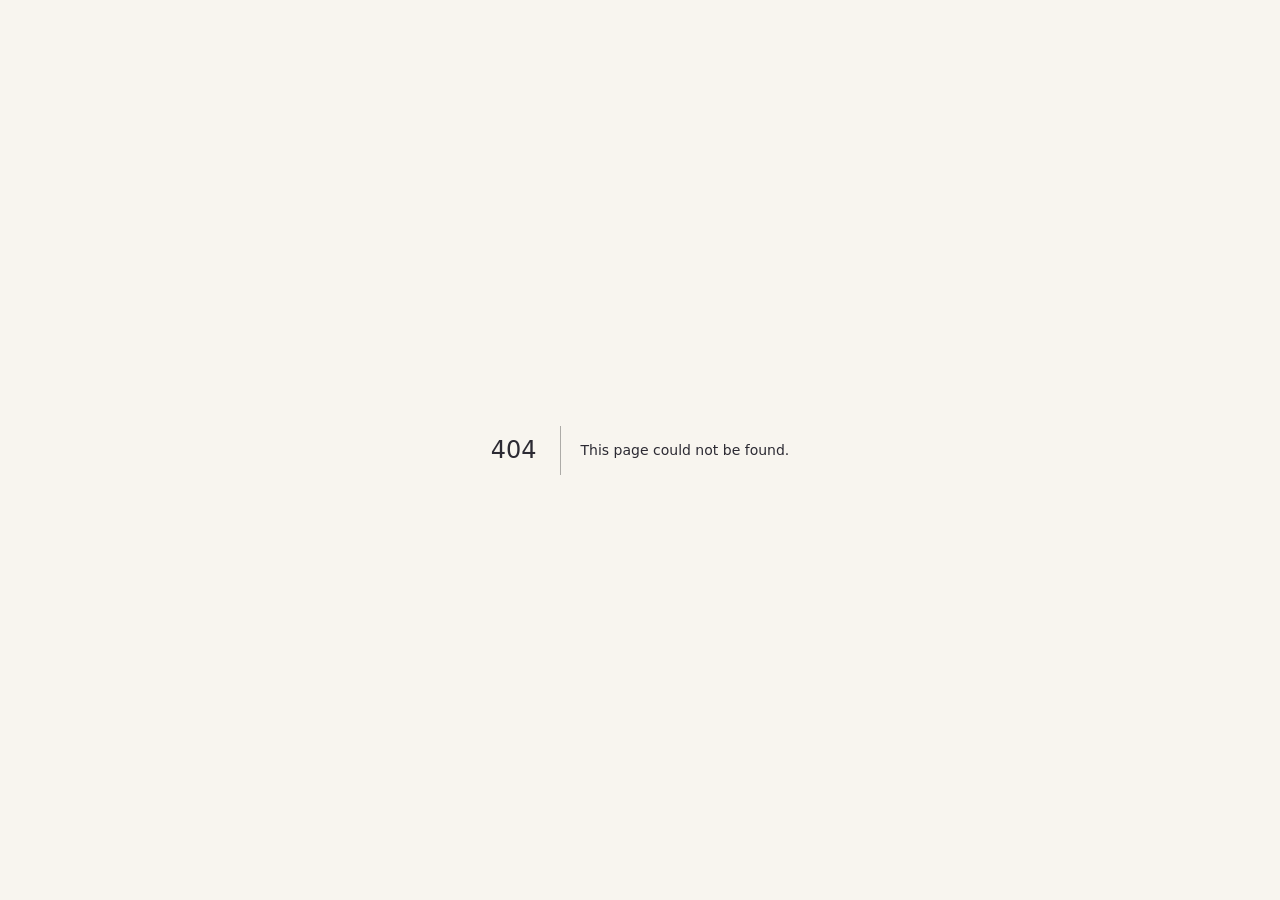
<file: 404/index.html>
<!DOCTYPE html><html lang="en"><head><meta charSet="utf-8"/><meta name="viewport" content="width=device-width, initial-scale=1"/><link rel="stylesheet" href="/_next/static/css/95c7d144717729e2.css" data-precedence="next"/><link rel="preload" as="script" fetchPriority="low" href="/_next/static/chunks/webpack-c8441f2d519541e3.js"/><script src="/_next/static/chunks/fd9d1056-ac47f7b4a1759b90.js" async=""></script><script src="/_next/static/chunks/117-7751c812976bd8c6.js" async=""></script><script src="/_next/static/chunks/main-app-162eb5ded85fe73d.js" async=""></script><meta name="robots" content="noindex"/><title>404: This page could not be found.</title><meta name="theme-color" content="#F8F5EF"/><meta name="color-scheme" content="light"/><title>Lumi — Plan unforgettable adventures with AI</title><meta name="description" content="Instead of spending hours researching, Lumi creates complete adventures and holidays personalised to your budget, interests and travel style."/><meta name="application-name" content="Lumi"/><meta name="author" content="Lumi"/><meta name="keywords" content="AI travel planner,adventure planner,personalised itinerary,holiday planner,day trip planner,Lumi app"/><meta name="robots" content="index, follow"/><link rel="canonical" href="https://lumi.travel/"/><meta property="og:title" content="Lumi — Plan unforgettable adventures with AI"/><meta property="og:description" content="Lumi creates complete adventures personalised to your budget, interests and travel style."/><meta property="og:url" content="https://lumi.travel/"/><meta property="og:site_name" content="Lumi"/><meta property="og:type" content="website"/><meta name="twitter:card" content="summary_large_image"/><meta name="twitter:title" content="Lumi — Plan unforgettable adventures with AI"/><meta name="twitter:description" content="Lumi creates complete adventures personalised to your budget, interests and travel style."/><link rel="icon" href="/favicon.svg" type="image/svg+xml"/><script src="/_next/static/chunks/polyfills-42372ed130431b0a.js" noModule=""></script></head><body class="bg-cream font-sans text-ink antialiased"><script type="application/ld+json">{"@context":"https://schema.org","@type":"MobileApplication","name":"Lumi","applicationCategory":"TravelApplication","operatingSystem":"iOS","description":"AI adventure planner that creates complete, personalised itineraries in seconds.","offers":{"@type":"Offer","price":"0","priceCurrency":"USD"}}</script><div style="font-family:system-ui,&quot;Segoe UI&quot;,Roboto,Helvetica,Arial,sans-serif,&quot;Apple Color Emoji&quot;,&quot;Segoe UI Emoji&quot;;height:100vh;text-align:center;display:flex;flex-direction:column;align-items:center;justify-content:center"><div><style>body{color:#000;background:#fff;margin:0}.next-error-h1{border-right:1px solid rgba(0,0,0,.3)}@media (prefers-color-scheme:dark){body{color:#fff;background:#000}.next-error-h1{border-right:1px solid rgba(255,255,255,.3)}}</style><h1 class="next-error-h1" style="display:inline-block;margin:0 20px 0 0;padding:0 23px 0 0;font-size:24px;font-weight:500;vertical-align:top;line-height:49px">404</h1><div style="display:inline-block"><h2 style="font-size:14px;font-weight:400;line-height:49px;margin:0">This page could not be found.</h2></div></div></div><script src="/_next/static/chunks/webpack-c8441f2d519541e3.js" async=""></script><script>(self.__next_f=self.__next_f||[]).push([0]);self.__next_f.push([2,null])</script><script>self.__next_f.push([1,"1:HL[\"/_next/static/css/95c7d144717729e2.css\",\"style\"]\n"])</script><script>self.__next_f.push([1,"2:I[2846,[],\"\"]\n4:I[4707,[],\"\"]\n5:I[6423,[],\"\"]\nb:I[1060,[],\"\"]\n6:{\"fontFamily\":\"system-ui,\\\"Segoe UI\\\",Roboto,Helvetica,Arial,sans-serif,\\\"Apple Color Emoji\\\",\\\"Segoe UI Emoji\\\"\",\"height\":\"100vh\",\"textAlign\":\"center\",\"display\":\"flex\",\"flexDirection\":\"column\",\"alignItems\":\"center\",\"justifyContent\":\"center\"}\n7:{\"display\":\"inline-block\",\"margin\":\"0 20px 0 0\",\"padding\":\"0 23px 0 0\",\"fontSize\":24,\"fontWeight\":500,\"verticalAlign\":\"top\",\"lineHeight\":\"49px\"}\n8:{\"display\":\"inline-block\"}\n9:{\"fontSize\":14,\"fontWeight\":400,\"lineHeight\":\"49px\",\"margin\":0}\nc:[]\n"])</script><script>self.__next_f.push([1,"0:[\"$\",\"$L2\",null,{\"buildId\":\"ZiWkie6vy1uYxxyoOZFke\",\"assetPrefix\":\"\",\"urlParts\":[\"\",\"_not-found\",\"\"],\"initialTree\":[\"\",{\"children\":[\"/_not-found\",{\"children\":[\"__PAGE__\",{}]}]},\"$undefined\",\"$undefined\",true],\"initialSeedData\":[\"\",{\"children\":[\"/_not-found\",{\"children\":[\"__PAGE__\",{},[[\"$L3\",[[\"$\",\"title\",null,{\"children\":\"404: This page could not be found.\"}],[\"$\",\"div\",null,{\"style\":{\"fontFamily\":\"system-ui,\\\"Segoe UI\\\",Roboto,Helvetica,Arial,sans-serif,\\\"Apple Color Emoji\\\",\\\"Segoe UI Emoji\\\"\",\"height\":\"100vh\",\"textAlign\":\"center\",\"display\":\"flex\",\"flexDirection\":\"column\",\"alignItems\":\"center\",\"justifyContent\":\"center\"},\"children\":[\"$\",\"div\",null,{\"children\":[[\"$\",\"style\",null,{\"dangerouslySetInnerHTML\":{\"__html\":\"body{color:#000;background:#fff;margin:0}.next-error-h1{border-right:1px solid rgba(0,0,0,.3)}@media (prefers-color-scheme:dark){body{color:#fff;background:#000}.next-error-h1{border-right:1px solid rgba(255,255,255,.3)}}\"}}],[\"$\",\"h1\",null,{\"className\":\"next-error-h1\",\"style\":{\"display\":\"inline-block\",\"margin\":\"0 20px 0 0\",\"padding\":\"0 23px 0 0\",\"fontSize\":24,\"fontWeight\":500,\"verticalAlign\":\"top\",\"lineHeight\":\"49px\"},\"children\":\"404\"}],[\"$\",\"div\",null,{\"style\":{\"display\":\"inline-block\"},\"children\":[\"$\",\"h2\",null,{\"style\":{\"fontSize\":14,\"fontWeight\":400,\"lineHeight\":\"49px\",\"margin\":0},\"children\":\"This page could not be found.\"}]}]]}]}]],null],null],null]},[null,[\"$\",\"$L4\",null,{\"parallelRouterKey\":\"children\",\"segmentPath\":[\"children\",\"/_not-found\",\"children\"],\"error\":\"$undefined\",\"errorStyles\":\"$undefined\",\"errorScripts\":\"$undefined\",\"template\":[\"$\",\"$L5\",null,{}],\"templateStyles\":\"$undefined\",\"templateScripts\":\"$undefined\",\"notFound\":\"$undefined\",\"notFoundStyles\":\"$undefined\"}]],null]},[[[[\"$\",\"link\",\"0\",{\"rel\":\"stylesheet\",\"href\":\"/_next/static/css/95c7d144717729e2.css\",\"precedence\":\"next\",\"crossOrigin\":\"$undefined\"}]],[\"$\",\"html\",null,{\"lang\":\"en\",\"children\":[\"$\",\"body\",null,{\"className\":\"bg-cream font-sans text-ink antialiased\",\"children\":[[\"$\",\"script\",null,{\"type\":\"application/ld+json\",\"dangerouslySetInnerHTML\":{\"__html\":\"{\\\"@context\\\":\\\"https://schema.org\\\",\\\"@type\\\":\\\"MobileApplication\\\",\\\"name\\\":\\\"Lumi\\\",\\\"applicationCategory\\\":\\\"TravelApplication\\\",\\\"operatingSystem\\\":\\\"iOS\\\",\\\"description\\\":\\\"AI adventure planner that creates complete, personalised itineraries in seconds.\\\",\\\"offers\\\":{\\\"@type\\\":\\\"Offer\\\",\\\"price\\\":\\\"0\\\",\\\"priceCurrency\\\":\\\"USD\\\"}}\"}}],[\"$\",\"$L4\",null,{\"parallelRouterKey\":\"children\",\"segmentPath\":[\"children\"],\"error\":\"$undefined\",\"errorStyles\":\"$undefined\",\"errorScripts\":\"$undefined\",\"template\":[\"$\",\"$L5\",null,{}],\"templateStyles\":\"$undefined\",\"templateScripts\":\"$undefined\",\"notFound\":[[\"$\",\"title\",null,{\"children\":\"404: This page could not be found.\"}],[\"$\",\"div\",null,{\"style\":\"$6\",\"children\":[\"$\",\"div\",null,{\"children\":[[\"$\",\"style\",null,{\"dangerouslySetInnerHTML\":{\"__html\":\"body{color:#000;background:#fff;margin:0}.next-error-h1{border-right:1px solid rgba(0,0,0,.3)}@media (prefers-color-scheme:dark){body{color:#fff;background:#000}.next-error-h1{border-right:1px solid rgba(255,255,255,.3)}}\"}}],[\"$\",\"h1\",null,{\"className\":\"next-error-h1\",\"style\":\"$7\",\"children\":\"404\"}],[\"$\",\"div\",null,{\"style\":\"$8\",\"children\":[\"$\",\"h2\",null,{\"style\":\"$9\",\"children\":\"This page could not be found.\"}]}]]}]}]],\"notFoundStyles\":[]}]]}]}]],null],null],\"couldBeIntercepted\":false,\"initialHead\":[[\"$\",\"meta\",null,{\"name\":\"robots\",\"content\":\"noindex\"}],\"$La\"],\"globalErrorComponent\":\"$b\",\"missingSlots\":\"$Wc\"}]\n"])</script><script>self.__next_f.push([1,"a:[[\"$\",\"meta\",\"0\",{\"name\":\"viewport\",\"content\":\"width=device-width, initial-scale=1\"}],[\"$\",\"meta\",\"1\",{\"name\":\"theme-color\",\"content\":\"#F8F5EF\"}],[\"$\",\"meta\",\"2\",{\"name\":\"color-scheme\",\"content\":\"light\"}],[\"$\",\"meta\",\"3\",{\"charSet\":\"utf-8\"}],[\"$\",\"title\",\"4\",{\"children\":\"Lumi — Plan unforgettable adventures with AI\"}],[\"$\",\"meta\",\"5\",{\"name\":\"description\",\"content\":\"Instead of spending hours researching, Lumi creates complete adventures and holidays personalised to your budget, interests and travel style.\"}],[\"$\",\"meta\",\"6\",{\"name\":\"application-name\",\"content\":\"Lumi\"}],[\"$\",\"meta\",\"7\",{\"name\":\"author\",\"content\":\"Lumi\"}],[\"$\",\"meta\",\"8\",{\"name\":\"keywords\",\"content\":\"AI travel planner,adventure planner,personalised itinerary,holiday planner,day trip planner,Lumi app\"}],[\"$\",\"meta\",\"9\",{\"name\":\"robots\",\"content\":\"index, follow\"}],[\"$\",\"link\",\"10\",{\"rel\":\"canonical\",\"href\":\"https://lumi.travel/\"}],[\"$\",\"meta\",\"11\",{\"property\":\"og:title\",\"content\":\"Lumi — Plan unforgettable adventures with AI\"}],[\"$\",\"meta\",\"12\",{\"property\":\"og:description\",\"content\":\"Lumi creates complete adventures personalised to your budget, interests and travel style.\"}],[\"$\",\"meta\",\"13\",{\"property\":\"og:url\",\"content\":\"https://lumi.travel/\"}],[\"$\",\"meta\",\"14\",{\"property\":\"og:site_name\",\"content\":\"Lumi\"}],[\"$\",\"meta\",\"15\",{\"property\":\"og:type\",\"content\":\"website\"}],[\"$\",\"meta\",\"16\",{\"name\":\"twitter:card\",\"content\":\"summary_large_image\"}],[\"$\",\"meta\",\"17\",{\"name\":\"twitter:title\",\"content\":\"Lumi — Plan unforgettable adventures with AI\"}],[\"$\",\"meta\",\"18\",{\"name\":\"twitter:description\",\"content\":\"Lumi creates complete adventures personalised to your budget, interests and travel style.\"}],[\"$\",\"link\",\"19\",{\"rel\":\"icon\",\"href\":\"/favicon.svg\",\"type\":\"image/svg+xml\"}]]\n3:null\n"])</script></body></html>
</file>
<file: _next/static/css/95c7d144717729e2.css>
*,:after,:before{--tw-border-spacing-x:0;--tw-border-spacing-y:0;--tw-translate-x:0;--tw-translate-y:0;--tw-rotate:0;--tw-skew-x:0;--tw-skew-y:0;--tw-scale-x:1;--tw-scale-y:1;--tw-pan-x: ;--tw-pan-y: ;--tw-pinch-zoom: ;--tw-scroll-snap-strictness:proximity;--tw-gradient-from-position: ;--tw-gradient-via-position: ;--tw-gradient-to-position: ;--tw-ordinal: ;--tw-slashed-zero: ;--tw-numeric-figure: ;--tw-numeric-spacing: ;--tw-numeric-fraction: ;--tw-ring-inset: ;--tw-ring-offset-width:0px;--tw-ring-offset-color:#fff;--tw-ring-color:rgba(59,130,246,.5);--tw-ring-offset-shadow:0 0 #0000;--tw-ring-shadow:0 0 #0000;--tw-shadow:0 0 #0000;--tw-shadow-colored:0 0 #0000;--tw-blur: ;--tw-brightness: ;--tw-contrast: ;--tw-grayscale: ;--tw-hue-rotate: ;--tw-invert: ;--tw-saturate: ;--tw-sepia: ;--tw-drop-shadow: ;--tw-backdrop-blur: ;--tw-backdrop-brightness: ;--tw-backdrop-contrast: ;--tw-backdrop-grayscale: ;--tw-backdrop-hue-rotate: ;--tw-backdrop-invert: ;--tw-backdrop-opacity: ;--tw-backdrop-saturate: ;--tw-backdrop-sepia: ;--tw-contain-size: ;--tw-contain-layout: ;--tw-contain-paint: ;--tw-contain-style: }::backdrop{--tw-border-spacing-x:0;--tw-border-spacing-y:0;--tw-translate-x:0;--tw-translate-y:0;--tw-rotate:0;--tw-skew-x:0;--tw-skew-y:0;--tw-scale-x:1;--tw-scale-y:1;--tw-pan-x: ;--tw-pan-y: ;--tw-pinch-zoom: ;--tw-scroll-snap-strictness:proximity;--tw-gradient-from-position: ;--tw-gradient-via-position: ;--tw-gradient-to-position: ;--tw-ordinal: ;--tw-slashed-zero: ;--tw-numeric-figure: ;--tw-numeric-spacing: ;--tw-numeric-fraction: ;--tw-ring-inset: ;--tw-ring-offset-width:0px;--tw-ring-offset-color:#fff;--tw-ring-color:rgba(59,130,246,.5);--tw-ring-offset-shadow:0 0 #0000;--tw-ring-shadow:0 0 #0000;--tw-shadow:0 0 #0000;--tw-shadow-colored:0 0 #0000;--tw-blur: ;--tw-brightness: ;--tw-contrast: ;--tw-grayscale: ;--tw-hue-rotate: ;--tw-invert: ;--tw-saturate: ;--tw-sepia: ;--tw-drop-shadow: ;--tw-backdrop-blur: ;--tw-backdrop-brightness: ;--tw-backdrop-contrast: ;--tw-backdrop-grayscale: ;--tw-backdrop-hue-rotate: ;--tw-backdrop-invert: ;--tw-backdrop-opacity: ;--tw-backdrop-saturate: ;--tw-backdrop-sepia: ;--tw-contain-size: ;--tw-contain-layout: ;--tw-contain-paint: ;--tw-contain-style: }/*
! tailwindcss v3.4.14 | MIT License | https://tailwindcss.com
*/*,:after,:before{box-sizing:border-box;border:0 solid #e5e7eb}:after,:before{--tw-content:""}:host,html{line-height:1.5;-webkit-text-size-adjust:100%;-moz-tab-size:4;-o-tab-size:4;tab-size:4;font-family:-apple-system,BlinkMacSystemFont,SF Pro Display,SF Pro Text,Segoe UI,Roboto,system-ui,sans-serif;font-feature-settings:normal;font-variation-settings:normal;-webkit-tap-highlight-color:transparent}body{margin:0;line-height:inherit}hr{height:0;color:inherit;border-top-width:1px}abbr:where([title]){-webkit-text-decoration:underline dotted;text-decoration:underline dotted}h1,h2,h3,h4,h5,h6{font-size:inherit;font-weight:inherit}a{color:inherit;text-decoration:inherit}b,strong{font-weight:bolder}code,kbd,pre,samp{font-family:ui-monospace,SFMono-Regular,Menlo,Monaco,Consolas,Liberation Mono,Courier New,monospace;font-feature-settings:normal;font-variation-settings:normal;font-size:1em}small{font-size:80%}sub,sup{font-size:75%;line-height:0;position:relative;vertical-align:baseline}sub{bottom:-.25em}sup{top:-.5em}table{text-indent:0;border-color:inherit;border-collapse:collapse}button,input,optgroup,select,textarea{font-family:inherit;font-feature-settings:inherit;font-variation-settings:inherit;font-size:100%;font-weight:inherit;line-height:inherit;letter-spacing:inherit;color:inherit;margin:0;padding:0}button,select{text-transform:none}button,input:where([type=button]),input:where([type=reset]),input:where([type=submit]){-webkit-appearance:button;background-color:transparent;background-image:none}:-moz-focusring{outline:auto}:-moz-ui-invalid{box-shadow:none}progress{vertical-align:baseline}::-webkit-inner-spin-button,::-webkit-outer-spin-button{height:auto}[type=search]{-webkit-appearance:textfield;outline-offset:-2px}::-webkit-search-decoration{-webkit-appearance:none}::-webkit-file-upload-button{-webkit-appearance:button;font:inherit}summary{display:list-item}blockquote,dd,dl,figure,h1,h2,h3,h4,h5,h6,hr,p,pre{margin:0}fieldset{margin:0}fieldset,legend{padding:0}menu,ol,ul{list-style:none;margin:0;padding:0}dialog{padding:0}textarea{resize:vertical}input::-moz-placeholder,textarea::-moz-placeholder{opacity:1;color:#9ca3af}input::placeholder,textarea::placeholder{opacity:1;color:#9ca3af}[role=button],button{cursor:pointer}:disabled{cursor:default}audio,canvas,embed,iframe,img,object,svg,video{display:block;vertical-align:middle}img,video{max-width:100%;height:auto}[hidden]:where(:not([hidden=until-found])){display:none}.pointer-events-none{pointer-events:none}.fixed{position:fixed}.absolute{position:absolute}.relative{position:relative}.inset-0{inset:0}.inset-x-0{left:0;right:0}.-bottom-24{bottom:-6rem}.-left-16{left:-4rem}.-right-10{right:-2.5rem}.-right-40{right:-10rem}.-top-20{top:-5rem}.-top-24{top:-6rem}.left-0{left:0}.right-0{right:0}.top-0{top:0}.top-6{top:1.5rem}.-z-10{z-index:-10}.z-10{z-index:10}.z-20{z-index:20}.z-50{z-index:50}.mx-auto{margin-left:auto;margin-right:auto}.my-6{margin-top:1.5rem;margin-bottom:1.5rem}.mt-0\.5{margin-top:.125rem}.mt-2{margin-top:.5rem}.mt-5{margin-top:1.25rem}.mt-6{margin-top:1.5rem}.mt-7{margin-top:1.75rem}.mt-9{margin-top:2.25rem}.flex{display:flex}.inline-flex{display:inline-flex}.grid{display:grid}.hidden{display:none}.aspect-\[1206\/2622\]{aspect-ratio:1206/2622}.h-1\.5{height:.375rem}.h-1\/2{height:50%}.h-12{height:3rem}.h-3\.5{height:.875rem}.h-6{height:1.5rem}.h-72{height:18rem}.h-9{height:2.25rem}.h-\[42rem\]{height:42rem}.h-\[520px\]{height:520px}.h-full{height:100%}.w-1\.5{width:.375rem}.w-1\/2{width:50%}.w-12{width:3rem}.w-3\.5{width:.875rem}.w-6{width:1.5rem}.w-72{width:18rem}.w-9{width:2.25rem}.w-\[248px\]{width:248px}.w-\[42rem\]{width:42rem}.w-\[54\%\]{width:54%}.w-\[58\%\]{width:58%}.w-full{width:100%}.max-w-2xl{max-width:42rem}.max-w-\[30rem\]{max-width:30rem}.max-w-\[520px\]{max-width:520px}.max-w-container{max-width:1200px}.max-w-lg{max-width:32rem}.max-w-xl{max-width:36rem}.shrink-0{flex-shrink:0}@keyframes floaty{0%,to{transform:translateY(0)}50%{transform:translateY(-14px)}}.animate-floaty{animation:floaty 6.5s ease-in-out infinite}@keyframes floaty-slow{0%,to{transform:translateY(0)}50%{transform:translateY(-22px)}}.animate-floaty-slow{animation:floaty-slow 9s ease-in-out infinite}.scroll-mt-24{scroll-margin-top:6rem}.flex-col{flex-direction:column}.items-start{align-items:flex-start}.items-center{align-items:center}.justify-center{justify-content:center}.justify-between{justify-content:space-between}.gap-1{gap:.25rem}.gap-12{gap:3rem}.gap-2{gap:.5rem}.gap-2\.5{gap:.625rem}.gap-3{gap:.75rem}.gap-5{gap:1.25rem}.gap-6{gap:1.5rem}.gap-7{gap:1.75rem}.space-y-3\.5>:not([hidden])~:not([hidden]){--tw-space-y-reverse:0;margin-top:calc(.875rem * calc(1 - var(--tw-space-y-reverse)));margin-bottom:calc(.875rem * var(--tw-space-y-reverse))}.overflow-hidden{overflow:hidden}.text-balance{text-wrap:balance}.text-pretty{text-wrap:pretty}.rounded{border-radius:.25rem}.rounded-\[14px\]{border-radius:14px}.rounded-\[2\.5rem\]{border-radius:2.5rem}.rounded-\[38px\]{border-radius:38px}.rounded-\[3rem\]{border-radius:3rem}.rounded-\[44px\]{border-radius:44px}.rounded-card{border-radius:30px}.rounded-full{border-radius:9999px}.rounded-tile{border-radius:20px}.border-t{border-top-width:1px}.border-line{--tw-border-opacity:1;border-color:rgb(236 232 224/var(--tw-border-opacity))}.bg-cream{--tw-bg-opacity:1;background-color:rgb(248 245 239/var(--tw-bg-opacity))}.bg-cream-deep{--tw-bg-opacity:1;background-color:rgb(242 238 229/var(--tw-bg-opacity))}.bg-cream-deep\/70{background-color:hsla(42,33%,92%,.7)}.bg-purple-100{--tw-bg-opacity:1;background-color:rgb(234 230 248/var(--tw-bg-opacity))}.bg-purple-500{--tw-bg-opacity:1;background-color:rgb(139 124 217/var(--tw-bg-opacity))}.bg-transparent{background-color:transparent}.bg-white{--tw-bg-opacity:1;background-color:rgb(255 255 255/var(--tw-bg-opacity))}.bg-white\/10{background-color:hsla(0,0%,100%,.1)}.bg-white\/15{background-color:hsla(0,0%,100%,.15)}.bg-white\/70{background-color:hsla(0,0%,100%,.7)}.bg-white\/80{background-color:hsla(0,0%,100%,.8)}.object-cover{-o-object-fit:cover;object-fit:cover}.object-top{-o-object-position:top;object-position:top}.p-7{padding:1.75rem}.p-\[6px\]{padding:6px}.px-4{padding-left:1rem;padding-right:1rem}.px-5{padding-left:1.25rem;padding-right:1.25rem}.px-6{padding-left:1.5rem;padding-right:1.5rem}.px-8{padding-left:2rem;padding-right:2rem}.py-1\.5{padding-top:.375rem;padding-bottom:.375rem}.py-12{padding-top:3rem;padding-bottom:3rem}.py-16{padding-top:4rem;padding-bottom:4rem}.py-2{padding-top:.5rem;padding-bottom:.5rem}.py-2\.5{padding-top:.625rem;padding-bottom:.625rem}.py-20{padding-top:5rem;padding-bottom:5rem}.py-4{padding-top:1rem;padding-bottom:1rem}.pl-4{padding-left:1rem}.pr-2\.5{padding-right:.625rem}.pt-24{padding-top:6rem}.pt-32{padding-top:8rem}.pt-4{padding-top:1rem}.text-center{text-align:center}.font-sans{font-family:-apple-system,BlinkMacSystemFont,SF Pro Display,SF Pro Text,Segoe UI,Roboto,system-ui,sans-serif}.text-4xl{font-size:2.25rem;line-height:2.5rem}.text-\[0\.95rem\]{font-size:.95rem}.text-\[0\.98rem\]{font-size:.98rem}.text-\[1\.02rem\]{font-size:1.02rem}.text-\[1\.4rem\]{font-size:1.4rem}.text-\[2\.7rem\]{font-size:2.7rem}.text-lg{font-size:1.125rem;line-height:1.75rem}.text-sm{font-size:.875rem;line-height:1.25rem}.text-xl{font-size:1.25rem;line-height:1.75rem}.font-bold{font-weight:700}.font-medium{font-weight:500}.font-semibold{font-weight:600}.uppercase{text-transform:uppercase}.leading-\[1\.04\]{line-height:1.04}.leading-\[1\.08\]{line-height:1.08}.leading-relaxed{line-height:1.625}.leading-snug{line-height:1.375}.tracking-wide{letter-spacing:.025em}.text-ink{--tw-text-opacity:1;color:rgb(44 42 51/var(--tw-text-opacity))}.text-ink-faint{--tw-text-opacity:1;color:rgb(168 167 176/var(--tw-text-opacity))}.text-ink-muted{--tw-text-opacity:1;color:rgb(124 123 134/var(--tw-text-opacity))}.text-ink-soft{--tw-text-opacity:1;color:rgb(74 72 84/var(--tw-text-opacity))}.text-purple-600{--tw-text-opacity:1;color:rgb(122 105 204/var(--tw-text-opacity))}.text-purple-700{--tw-text-opacity:1;color:rgb(109 95 196/var(--tw-text-opacity))}.text-white{--tw-text-opacity:1;color:rgb(255 255 255/var(--tw-text-opacity))}.text-white\/85{color:hsla(0,0%,100%,.85)}.antialiased{-webkit-font-smoothing:antialiased;-moz-osx-font-smoothing:grayscale}.shadow-btn{--tw-shadow:0 12px 26px -10px rgba(139,124,217,.55);--tw-shadow-colored:0 12px 26px -10px var(--tw-shadow-color)}.shadow-btn,.shadow-card{box-shadow:var(--tw-ring-offset-shadow,0 0 #0000),var(--tw-ring-shadow,0 0 #0000),var(--tw-shadow)}.shadow-card{--tw-shadow:0 18px 50px -20px rgba(44,42,60,.14);--tw-shadow-colored:0 18px 50px -20px var(--tw-shadow-color)}.shadow-float{--tw-shadow:0 40px 90px -30px rgba(44,42,60,.28);--tw-shadow-colored:0 40px 90px -30px var(--tw-shadow-color)}.shadow-float,.shadow-soft{box-shadow:var(--tw-ring-offset-shadow,0 0 #0000),var(--tw-ring-shadow,0 0 #0000),var(--tw-shadow)}.shadow-soft{--tw-shadow:0 8px 30px -12px rgba(44,42,60,.1);--tw-shadow-colored:0 8px 30px -12px var(--tw-shadow-color)}.ring-1{--tw-ring-offset-shadow:var(--tw-ring-inset) 0 0 0 var(--tw-ring-offset-width) var(--tw-ring-offset-color);--tw-ring-shadow:var(--tw-ring-inset) 0 0 0 calc(1px + var(--tw-ring-offset-width)) var(--tw-ring-color);box-shadow:var(--tw-ring-offset-shadow),var(--tw-ring-shadow),var(--tw-shadow,0 0 #0000)}.ring-inset{--tw-ring-inset:inset}.ring-black\/\[0\.04\]{--tw-ring-color:rgba(0,0,0,.04)}.ring-line{--tw-ring-opacity:1;--tw-ring-color:rgb(236 232 224/var(--tw-ring-opacity))}.ring-transparent{--tw-ring-color:transparent}.ring-white\/30{--tw-ring-color:hsla(0,0%,100%,.3)}.blur-2xl{--tw-blur:blur(40px);filter:var(--tw-blur) var(--tw-brightness) var(--tw-contrast) var(--tw-grayscale) var(--tw-hue-rotate) var(--tw-invert) var(--tw-saturate) var(--tw-sepia) var(--tw-drop-shadow)}.backdrop-blur-xl{--tw-backdrop-blur:blur(24px);backdrop-filter:var(--tw-backdrop-blur) var(--tw-backdrop-brightness) var(--tw-backdrop-contrast) var(--tw-backdrop-grayscale) var(--tw-backdrop-hue-rotate) var(--tw-backdrop-invert) var(--tw-backdrop-opacity) var(--tw-backdrop-saturate) var(--tw-backdrop-sepia)}.transition{transition-property:color,background-color,border-color,text-decoration-color,fill,stroke,opacity,box-shadow,transform,filter,backdrop-filter;transition-timing-function:cubic-bezier(.4,0,.2,1);transition-duration:.15s}.transition-all{transition-property:all;transition-timing-function:cubic-bezier(.4,0,.2,1);transition-duration:.15s}.transition-colors{transition-property:color,background-color,border-color,text-decoration-color,fill,stroke;transition-timing-function:cubic-bezier(.4,0,.2,1);transition-duration:.15s}.duration-300{transition-duration:.3s}.duration-500{transition-duration:.5s}.container-x{margin-left:auto;margin-right:auto;width:100%;max-width:1200px;padding-left:1.5rem;padding-right:1.5rem}@media (min-width:640px){.container-x{padding-left:2rem;padding-right:2rem}}.tracking-tight-2{letter-spacing:-.025em}.tracking-tight-3{letter-spacing:-.033em}.halo{background:radial-gradient(55% 55% at 50% 40%,rgba(139,124,217,.16),rgba(139,124,217,0) 70%)}:root{color-scheme:light}html{scroll-behavior:smooth;-webkit-text-size-adjust:100%}body{background-color:#f8f5ef;color:#2c2a33;-webkit-font-smoothing:antialiased;-moz-osx-font-smoothing:grayscale;text-rendering:optimizeLegibility}::-moz-selection{background:#ded7f3;color:#2c2a33}::selection{background:#ded7f3;color:#2c2a33}::-webkit-scrollbar{width:12px}::-webkit-scrollbar-track{background:#f8f5ef}::-webkit-scrollbar-thumb{background:#e2ddd2;border-radius:999px;border:3px solid #f8f5ef}@media (prefers-reduced-motion:reduce){*,:after,:before{animation-duration:.001ms!important;animation-iteration-count:1!important;transition-duration:.001ms!important;scroll-behavior:auto!important}}.hover\:-translate-y-0\.5:hover{--tw-translate-y:-0.125rem;transform:translate(var(--tw-translate-x),var(--tw-translate-y)) rotate(var(--tw-rotate)) skewX(var(--tw-skew-x)) skewY(var(--tw-skew-y)) scaleX(var(--tw-scale-x)) scaleY(var(--tw-scale-y))}.hover\:bg-purple-600:hover{--tw-bg-opacity:1;background-color:rgb(122 105 204/var(--tw-bg-opacity))}.hover\:text-ink:hover{--tw-text-opacity:1;color:rgb(44 42 51/var(--tw-text-opacity))}@media (min-width:640px){.sm\:inline{display:inline}.sm\:h-\[600px\]{height:600px}.sm\:w-\[300px\]{width:300px}.sm\:w-\[56\%\]{width:56%}.sm\:w-\[60\%\]{width:60%}.sm\:w-auto{width:auto}.sm\:grid-cols-3{grid-template-columns:repeat(3,minmax(0,1fr))}.sm\:flex-row{flex-direction:row}.sm\:justify-between{justify-content:space-between}.sm\:px-16{padding-left:4rem;padding-right:4rem}.sm\:py-20{padding-top:5rem;padding-bottom:5rem}.sm\:py-24{padding-top:6rem;padding-bottom:6rem}.sm\:py-28{padding-bottom:7rem}.sm\:pt-28,.sm\:py-28{padding-top:7rem}.sm\:pt-36{padding-top:9rem}.sm\:text-5xl{font-size:3rem;line-height:1}.sm\:text-6xl{font-size:3.75rem;line-height:1}}@media (min-width:768px){.md\:flex{display:flex}}@media (min-width:1024px){.lg\:mx-0{margin-left:0;margin-right:0}.lg\:h-\[660px\]{height:660px}.lg\:grid-cols-2{grid-template-columns:repeat(2,minmax(0,1fr))}.lg\:grid-cols-\[1\.02fr_0\.98fr\]{grid-template-columns:1.02fr .98fr}.lg\:justify-start{justify-content:flex-start}.lg\:justify-end{justify-content:flex-end}.lg\:gap-16{gap:4rem}.lg\:gap-6{gap:1.5rem}.lg\:pl-6{padding-left:1.5rem}.lg\:pr-6{padding-right:1.5rem}.lg\:pt-40{padding-top:10rem}.lg\:text-left{text-align:left}.lg\:\[\&\>\*\:first-child\]\:order-2>:first-child{order:2}}
</file>
